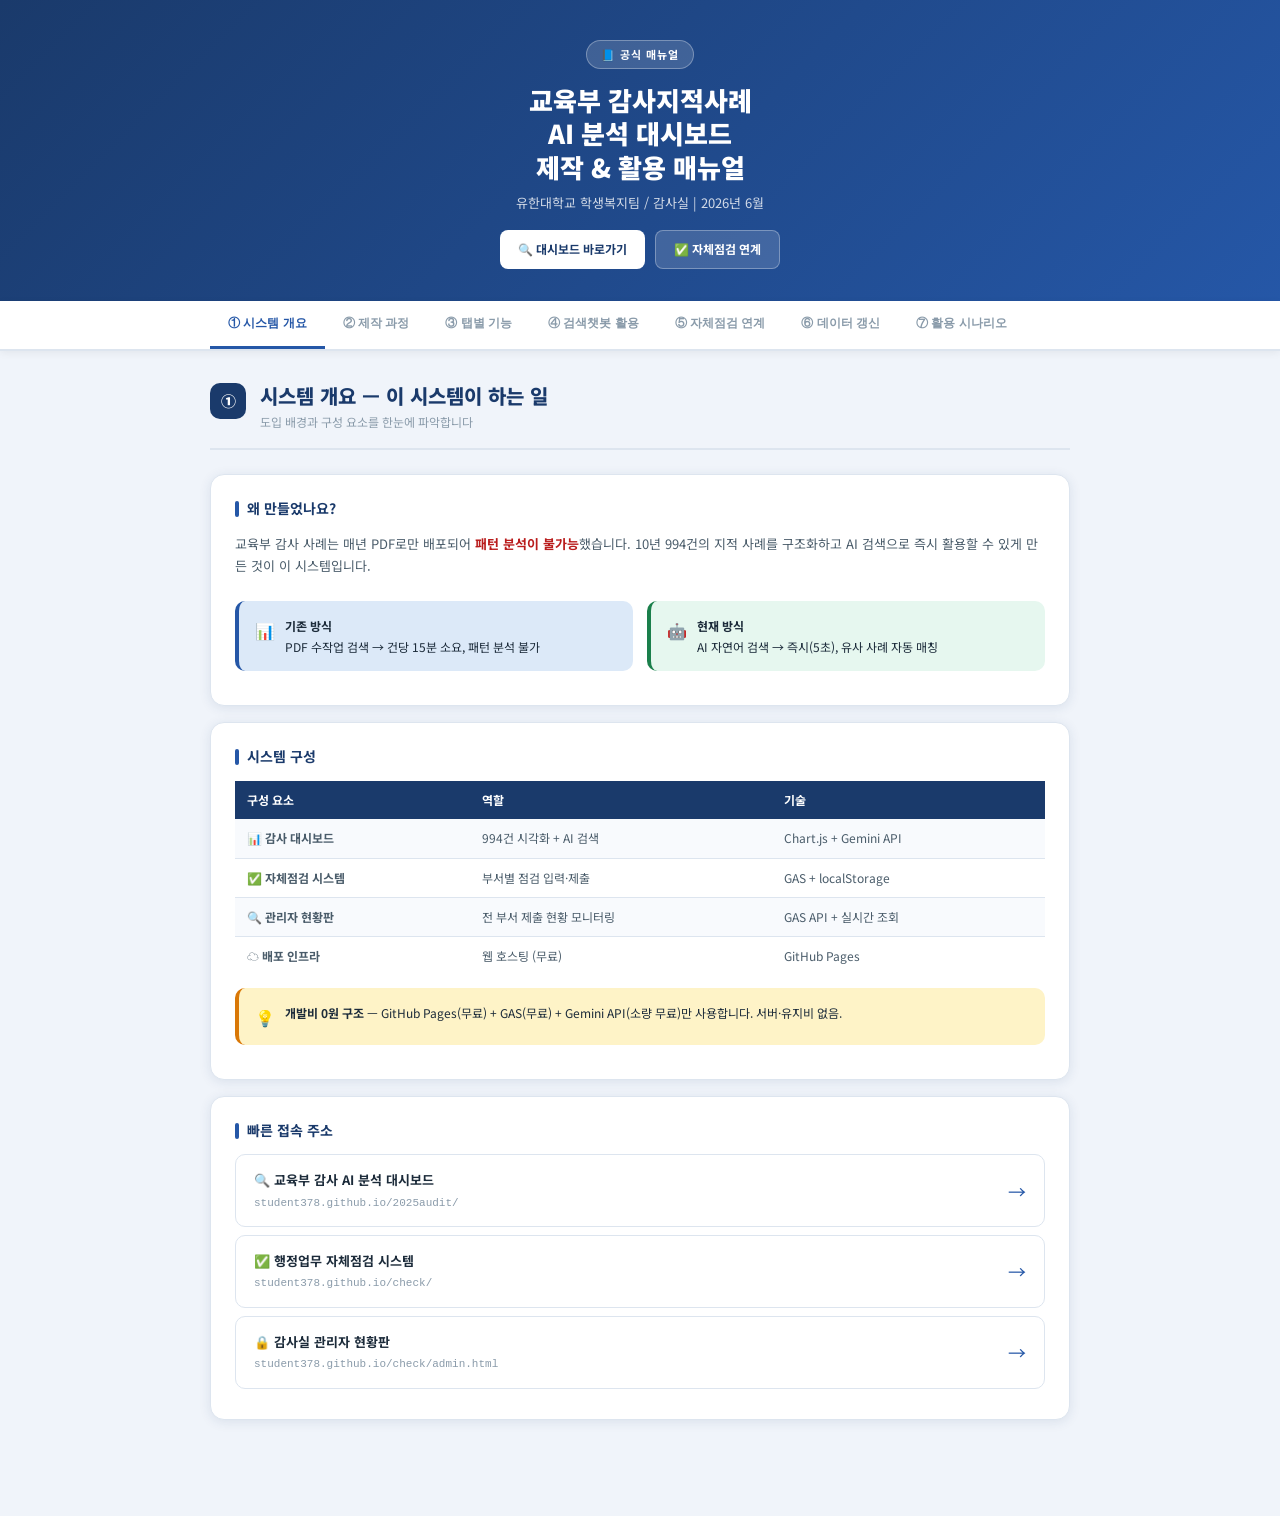
<file: manual-audit.html>
<!DOCTYPE html>
<html lang="ko">
<head>
<meta charset="UTF-8">
<meta name="viewport" content="width=device-width,initial-scale=1">
<title>감사지적사례 대시보드 매뉴얼 | 유한대학교</title>
<style>
@import url('https://fonts.googleapis.com/css2?family=Noto+Sans+KR:wght@300;400;500;700;900&display=swap');
*{box-sizing:border-box;margin:0;padding:0}
:root{
  --navy:#1a3a6b;--blue:#2557a7;--blue2:#3b72c4;--blue-light:#dce9f8;
  --green:#1a7f4b;--green-bg:#e6f7ef;
  --orange:#d97706;--orange-bg:#fef3c7;
  --red:#b91c1c;--red-bg:#fde8e8;
  --bg:#f0f4fa;--surf:#fff;--surf2:#f8fafd;
  --txt:#1c2b3a;--txt2:#4a5c6a;--txt3:#8a9baa;
  --border:#dde5ef;
  --sh:0 2px 12px rgba(26,58,107,.10);
  --sh2:0 6px 28px rgba(26,58,107,.16);
}
html{scroll-behavior:smooth}
body{font-family:'Noto Sans KR',sans-serif;background:var(--bg);color:var(--txt);font-size:14px;line-height:1.7}

/* 레이아웃 */
.container{max-width:900px;margin:0 auto;padding:0 20px 80px}

/* 헤더 */
.header{background:linear-gradient(135deg,#1a3a6b 0%,#2557a7 100%);color:#fff;padding:40px 20px 32px;text-align:center;margin-bottom:0}
.header-badge{display:inline-block;background:rgba(255,255,255,.15);border:1px solid rgba(255,255,255,.3);border-radius:20px;padding:4px 14px;font-size:11px;font-weight:700;letter-spacing:1px;margin-bottom:14px}
.header h1{font-size:26px;font-weight:900;line-height:1.3;margin-bottom:8px}
.header p{font-size:13px;opacity:.8;margin-bottom:16px}
.header-btns{display:flex;gap:10px;justify-content:center;flex-wrap:wrap}
.header-btn{display:inline-flex;align-items:center;gap:6px;padding:8px 18px;border-radius:8px;font-size:12px;font-weight:700;text-decoration:none;transition:all .2s}
.header-btn.primary{background:#fff;color:var(--navy)}
.header-btn.secondary{background:rgba(255,255,255,.15);color:#fff;border:1px solid rgba(255,255,255,.3)}
.header-btn:hover{transform:translateY(-1px)}

/* 탭 네비게이션 */
.tab-nav{background:#fff;border-bottom:2px solid var(--border);position:sticky;top:0;z-index:100;box-shadow:0 2px 8px rgba(0,0,0,.06)}
.tab-nav-inner{max-width:900px;margin:0 auto;padding:0 20px;display:flex;gap:0;overflow-x:auto}
.tab-nav-inner::-webkit-scrollbar{display:none}
.tnav-btn{flex-shrink:0;padding:14px 18px;font-size:12px;font-weight:700;color:var(--txt3);background:none;border:none;border-bottom:3px solid transparent;cursor:pointer;transition:all .2s;white-space:nowrap}
.tnav-btn.active,.tnav-btn:hover{color:var(--blue);border-bottom-color:var(--blue)}

/* 섹션 */
.section{display:none;padding-top:32px}
.section.active{display:block}

/* 섹션 헤더 */
.sec-hdr{display:flex;align-items:flex-start;gap:14px;margin-bottom:24px;padding-bottom:16px;border-bottom:2px solid var(--border)}
.sec-num{width:36px;height:36px;border-radius:10px;background:var(--navy);color:#fff;display:flex;align-items:center;justify-content:center;font-size:15px;font-weight:900;flex-shrink:0}
.sec-title{font-size:20px;font-weight:800;color:var(--navy);line-height:1.3}
.sec-sub{font-size:12px;color:var(--txt3);margin-top:3px}

/* 카드 */
.card{background:#fff;border-radius:14px;padding:22px 24px;margin-bottom:16px;box-shadow:var(--sh);border:1px solid var(--border)}
.card-title{font-size:14px;font-weight:700;color:var(--navy);margin-bottom:12px;display:flex;align-items:center;gap:8px}
.card-title::before{content:'';display:inline-block;width:4px;height:16px;background:var(--blue);border-radius:2px}

/* 스텝 */
.steps{display:flex;flex-direction:column;gap:0}
.step{display:flex;gap:16px;position:relative}
.step:not(:last-child)::before{content:'';position:absolute;left:19px;top:42px;bottom:0;width:2px;background:var(--border)}
.step-num{width:40px;height:40px;border-radius:50%;background:var(--blue);color:#fff;display:flex;align-items:center;justify-content:center;font-size:14px;font-weight:800;flex-shrink:0;position:relative;z-index:1}
.step-body{flex:1;padding-bottom:24px}
.step-title{font-size:14px;font-weight:700;color:var(--navy);margin-bottom:8px;margin-top:8px}
.step-desc{font-size:13px;color:var(--txt2);line-height:1.75}

/* 스크린샷 시뮬레이션 */
.screen{background:#1e2a3a;border-radius:10px;overflow:hidden;margin:12px 0;box-shadow:0 4px 20px rgba(0,0,0,.3)}
.screen-bar{background:#2a3a50;padding:8px 14px;display:flex;align-items:center;gap:8px}
.screen-dot{width:10px;height:10px;border-radius:50%}
.screen-url{flex:1;background:rgba(255,255,255,.08);border-radius:4px;padding:3px 10px;font-size:11px;color:rgba(255,255,255,.5);font-family:monospace}
.screen-body{padding:14px}
.fake-tab-row{display:flex;gap:4px;flex-wrap:wrap;margin-bottom:12px}
.fake-tab{padding:5px 10px;border-radius:5px;font-size:10px;font-weight:700;background:rgba(255,255,255,.08);color:rgba(255,255,255,.5)}
.fake-tab.active{background:var(--blue);color:#fff}
.fake-kpi{display:grid;grid-template-columns:repeat(3,1fr);gap:8px;margin-bottom:12px}
.fake-kpi-item{background:rgba(255,255,255,.06);border-radius:8px;padding:10px;text-align:center}
.fake-kpi-num{font-size:18px;font-weight:900;color:#60a5fa}
.fake-kpi-label{font-size:9px;color:rgba(255,255,255,.4);margin-top:2px}
.fake-row{background:rgba(255,255,255,.05);border-radius:6px;padding:8px 10px;margin-bottom:5px;font-size:10px;color:rgba(255,255,255,.6);display:flex;gap:8px;align-items:center}
.fake-badge{padding:2px 7px;border-radius:10px;font-size:9px;font-weight:700}
.fake-badge.high{background:#b91c1c33;color:#fca5a5}
.fake-badge.mid{background:#d9770633;color:#fbbf24}
.fake-badge.info{background:#1d4ed833;color:#93c5fd}
.fake-chat{background:rgba(255,255,255,.05);border-radius:8px;padding:10px;margin-bottom:6px}
.fake-chat-q{font-size:10px;color:#93c5fd;margin-bottom:5px}
.fake-chat-a{font-size:9px;color:rgba(255,255,255,.55);line-height:1.5}

/* 배지 */
.badge{display:inline-flex;align-items:center;gap:4px;padding:3px 9px;border-radius:20px;font-size:11px;font-weight:700}
.badge-blue{background:var(--blue-light);color:var(--blue)}
.badge-green{background:var(--green-bg);color:var(--green)}
.badge-orange{background:var(--orange-bg);color:var(--orange)}
.badge-red{background:var(--red-bg);color:var(--red)}
.badge-navy{background:#e8eef8;color:var(--navy)}

/* 팁 박스 */
.tip{border-radius:10px;padding:14px 16px;margin:12px 0;font-size:12px;line-height:1.75;display:flex;gap:10px}
.tip.blue{background:var(--blue-light);border-left:4px solid var(--blue)}
.tip.green{background:var(--green-bg);border-left:4px solid var(--green)}
.tip.orange{background:var(--orange-bg);border-left:4px solid var(--orange)}
.tip.red{background:var(--red-bg);border-left:4px solid var(--red)}
.tip-icon{font-size:16px;flex-shrink:0;margin-top:1px}
.tip b{font-weight:700}

/* 테이블 */
.tbl{width:100%;border-collapse:collapse;margin:12px 0;font-size:12px}
.tbl th{background:var(--navy);color:#fff;padding:9px 12px;text-align:left;font-weight:700}
.tbl td{padding:9px 12px;border-bottom:1px solid var(--border);vertical-align:top;color:var(--txt2)}
.tbl tr:last-child td{border-bottom:none}
.tbl tr:nth-child(even) td{background:var(--surf2)}

/* 체크리스트 */
.checklist{list-style:none;display:flex;flex-direction:column;gap:8px}
.checklist li{display:flex;gap:10px;padding:10px 14px;background:var(--surf2);border-radius:8px;font-size:13px;color:var(--txt2);align-items:flex-start}
.checklist li::before{content:'☐';font-size:16px;flex-shrink:0;color:var(--blue);margin-top:1px}
.checklist li.done::before{content:'☑';color:var(--green)}

/* 구분선 */
.divider{border:none;border-top:1px solid var(--border);margin:20px 0}

/* 링크 박스 */
.link-box{display:flex;align-items:center;justify-content:space-between;padding:14px 18px;background:#fff;border:1px solid var(--border);border-radius:10px;text-decoration:none;color:var(--txt);transition:all .2s;margin:8px 0}
.link-box:hover{border-color:var(--blue);box-shadow:var(--sh)}
.link-box-url{font-size:11px;color:var(--txt3);font-family:monospace;margin-top:2px}
.link-box-arrow{color:var(--blue);font-size:18px}

/* 열 레이아웃 */
.cols2{display:grid;grid-template-columns:1fr 1fr;gap:14px}
@media(max-width:600px){.cols2{grid-template-columns:1fr}.fake-kpi{grid-template-columns:repeat(2,1fr)}}

/* 인쇄 */
@media print{.tab-nav,.header-btns{display:none}.section{display:block!important}.container{max-width:100%}}
</style>
</head>
<body>

<div class="header">
  <div class="header-badge">📘 공식 매뉴얼</div>
  <h1>교육부 감사지적사례<br>AI 분석 대시보드<br>제작 & 활용 매뉴얼</h1>
  <p>유한대학교 학생복지팀 / 감사실 | 2026년 6월</p>
  <div class="header-btns">
    <a href="https://student378.github.io/2025audit/" target="_blank" class="header-btn primary">🔍 대시보드 바로가기</a>
    <a href="https://student378.github.io/check/" target="_blank" class="header-btn secondary">✅ 자체점검 연계</a>
  </div>
</div>

<nav class="tab-nav">
  <div class="tab-nav-inner">
    <button class="tnav-btn active" onclick="showSec('s1',this)">① 시스템 개요</button>
    <button class="tnav-btn" onclick="showSec('s2',this)">② 제작 과정</button>
    <button class="tnav-btn" onclick="showSec('s3',this)">③ 탭별 기능</button>
    <button class="tnav-btn" onclick="showSec('s4',this)">④ 검색챗봇 활용</button>
    <button class="tnav-btn" onclick="showSec('s5',this)">⑤ 자체점검 연계</button>
    <button class="tnav-btn" onclick="showSec('s6',this)">⑥ 데이터 갱신</button>
    <button class="tnav-btn" onclick="showSec('s7',this)">⑦ 활용 시나리오</button>  </div>
</nav>

<div class="container">

<!-- ① 시스템 개요 -->
<div class="section active" id="s1">
  <div class="sec-hdr">
    <div class="sec-num">①</div>
    <div><div class="sec-title">시스템 개요 — 이 시스템이 하는 일</div><div class="sec-sub">도입 배경과 구성 요소를 한눈에 파악합니다</div></div>
  </div>

  <div class="card">
    <div class="card-title">왜 만들었나요?</div>
    <p style="font-size:13px;color:var(--txt2);margin-bottom:12px">교육부 감사 사례는 매년 PDF로만 배포되어 <strong style="color:var(--red)">패턴 분석이 불가능</strong>했습니다. 10년 994건의 지적 사례를 구조화하고 AI 검색으로 즉시 활용할 수 있게 만든 것이 이 시스템입니다.</p>
    <div class="cols2">
      <div class="tip blue"><div class="tip-icon">📊</div><div><b>기존 방식</b><br>PDF 수작업 검색 → 건당 15분 소요, 패턴 분석 불가</div></div>
      <div class="tip green"><div class="tip-icon">🤖</div><div><b>현재 방식</b><br>AI 자연어 검색 → 즉시(5초), 유사 사례 자동 매칭</div></div>
    </div>
  </div>

  <div class="card">
    <div class="card-title">시스템 구성</div>
    <table class="tbl">
      <tr><th>구성 요소</th><th>역할</th><th>기술</th></tr>
      <tr><td>📊 <b>감사 대시보드</b></td><td>994건 시각화 + AI 검색</td><td>Chart.js + Gemini API</td></tr>
      <tr><td>✅ <b>자체점검 시스템</b></td><td>부서별 점검 입력·제출</td><td>GAS + localStorage</td></tr>
      <tr><td>🔍 <b>관리자 현황판</b></td><td>전 부서 제출 현황 모니터링</td><td>GAS API + 실시간 조회</td></tr>
      <tr><td>☁️ <b>배포 인프라</b></td><td>웹 호스팅 (무료)</td><td>GitHub Pages</td></tr>
    </table>
    <div class="tip orange"><div class="tip-icon">💡</div><div><b>개발비 0원 구조</b> — GitHub Pages(무료) + GAS(무료) + Gemini API(소량 무료)만 사용합니다. 서버·유지비 없음.</div></div>
  </div>

  <div class="card">
    <div class="card-title">빠른 접속 주소</div>
    <a class="link-box" href="https://student378.github.io/2025audit/" target="_blank">
      <div><div style="font-weight:700;font-size:13px;">🔍 교육부 감사 AI 분석 대시보드</div><div class="link-box-url">student378.github.io/2025audit/</div></div>
      <span class="link-box-arrow">→</span>
    </a>
    <a class="link-box" href="https://student378.github.io/check/" target="_blank">
      <div><div style="font-weight:700;font-size:13px;">✅ 행정업무 자체점검 시스템</div><div class="link-box-url">student378.github.io/check/</div></div>
      <span class="link-box-arrow">→</span>
    </a>
    <a class="link-box" href="https://student378.github.io/check/admin.html" target="_blank">
      <div><div style="font-weight:700;font-size:13px;">🔒 감사실 관리자 현황판</div><div class="link-box-url">student378.github.io/check/admin.html</div></div>
      <span class="link-box-arrow">→</span>
    </a>
  </div>
</div>

<!-- ② 제작 과정 -->
<div class="section" id="s2">
  <div class="sec-hdr">
    <div class="sec-num">②</div>
    <div><div class="sec-title">제작 과정 — 어떻게 만들었나요?</div><div class="sec-sub">담당자 1인이 AI 보조로 자체 개발한 전 과정입니다</div></div>
  </div>

  <div class="card">
    <div class="steps">
      <div class="step">
        <div class="step-num">1</div>
        <div class="step-body">
          <div class="step-title">교육부 감사 PDF 데이터 수집 및 구조화</div>
          <div class="step-desc">최근 10년(2015~2024) 교육부 감사 결과 보고서를 수집합니다. PDF 원문에서 <strong>기관명·연도·지적 내용·조치 사항·금액</strong>을 추출하여 Google Sheets에 정리합니다.</div>
          <div class="tip blue" style="margin-top:10px"><div class="tip-icon">💡</div><div>Claude에게 "이 PDF 내용을 기관명, 연도, 지적내용, 카테고리, 조치금액으로 구조화해줘" 라고 요청하면 대부분 자동 처리됩니다.</div></div>
          <div class="screen">
            <div class="screen-bar"><div class="screen-dot" style="background:#ff5f57"></div><div class="screen-dot" style="background:#febc2e"></div><div class="screen-dot" style="background:#28c840"></div><div class="screen-url">Google Sheets — 감사지적사례_데이터.xlsx</div></div>
            <div class="screen-body">
              <div class="fake-row"><span class="fake-badge high">학사</span><span style="color:rgba(255,255,255,.7)">2023 A대학</span><span style="color:rgba(255,255,255,.4)">전형 성적 반영비율 무단 변경</span><span style="margin-left:auto;color:#fbbf24">시정 / 340억</span></div>
              <div class="fake-row"><span class="fake-badge mid">인사</span><span style="color:rgba(255,255,255,.7)">2022 B대학</span><span style="color:rgba(255,255,255,.4)">연구실적 이중인정 적발</span><span style="margin-left:auto;color:#fbbf24">주의 / 0원</span></div>
              <div class="fake-row"><span class="fake-badge high">회계</span><span style="color:rgba(255,255,255,.7)">2021 C대학</span><span style="color:rgba(255,255,255,.4)">법인카드 심야 사용 미정산</span><span style="margin-left:auto;color:#fbbf24">환수 / 12억</span></div>
            </div>
          </div>
        </div>
      </div>

      <div class="step">
        <div class="step-num">2</div>
        <div class="step-body">
          <div class="step-title">8개 카테고리 분류 체계 설계</div>
          <div class="step-desc">994건의 사례를 <strong>학사·재무·인사·시설·연구비·계약·공시·기타</strong> 8개로 분류합니다. Claude에게 각 사례의 카테고리 자동 분류를 요청하면 대부분 정확히 처리됩니다.</div>
          <table class="tbl" style="margin-top:10px">
            <tr><th>카테고리</th><th>건수</th><th>주요 지적 유형</th></tr>
            <tr><td>💰 예산·회계</td><td>342건 (34%)</td><td>법인카드, 예·결산, 부외통장</td></tr>
            <tr><td>👥 채용·인사</td><td>134건 (13%)</td><td>채용 절차, 연구실적 중복</td></tr>
            <tr><td>🏗️ 시설·공사</td><td>118건 (12%)</td><td>수의계약, 안전점검 미실시</td></tr>
            <tr><td>📚 교육·학사</td><td>98건 (10%)</td><td>성적 처리, 보강 미실시</td></tr>
            <tr><td>기타 4개</td><td>302건 (31%)</td><td>연구비, 계약, 공시 등</td></tr>
          </table>
        </div>
      </div>

      <div class="step">
        <div class="step-num">3</div>
        <div class="step-body">
          <div class="step-title">HTML + Chart.js 대시보드 개발</div>
          <div class="step-desc">Claude에게 "Chart.js로 연도별·카테고리별 감사 지적 현황을 시각화하는 HTML을 만들어줘. 필터와 검색도 포함해서."라고 요청하여 초안을 생성합니다.</div>
          <div class="tip blue"><div class="tip-icon">📝</div><div><b>Claude 프롬프트 예시:</b><br>"아래 JSON 데이터를 기반으로 Chart.js 바차트(연도별), 파이차트(카테고리별), 검색 필터를 갖춘 감사 대시보드 HTML을 만들어줘. 다크 테마, 반응형."</div></div>
        </div>
      </div>

      <div class="step">
        <div class="step-num">4</div>
        <div class="step-body">
          <div class="step-title">Gemini API AI 챗봇 연동</div>
          <div class="step-desc">Google AI Studio에서 Gemini API 키를 발급받고 GAS 프록시를 통해 연동합니다. 사용자가 자연어로 질문하면 994건 데이터 중 관련 사례를 즉시 매칭합니다.</div>
          <div class="tip green"><div class="tip-icon">🔑</div><div><b>API 키 발급:</b> aistudio.google.com → API Keys → Create API Key (무료 티어로 일일 충분)</div></div>
          <div class="tip orange"><div class="tip-icon">⚠️</div><div><b>보안:</b> API 키는 반드시 GAS(서버사이드)에만 저장. HTML에 직접 넣으면 안 됩니다.</div></div>
          <div class="tip blue"><div class="tip-icon">ℹ️</div><div><b>현재 운영 상태:</b> Gemini API 연동은 설계·구현은 완료되어 있으나, 현재는 비활성(GEMINI_ENABLED = false) 상태입니다. 검색챗봇은 내장된 994건 데이터를 키워드로 즉시 검색하는 방식으로 동작 중입니다.</div></div>
        </div>
      </div>

      <div class="step">
        <div class="step-num">5</div>
        <div class="step-body">
          <div class="step-title">GitHub Pages 배포</div>
          <div class="step-desc">완성된 index.html을 GitHub 저장소에 업로드하고 Pages 설정으로 무료 배포합니다.</div>
          <div style="background:var(--surf2);border-radius:8px;padding:12px 14px;margin-top:8px;font-size:12px;color:var(--txt2)">
            <div style="margin-bottom:6px;font-weight:700;color:var(--navy)">배포 순서</div>
            github.com → New repository → 파일 업로드 → Settings → Pages → Branch: main → Save
          </div>
        </div>
      </div>

      <div class="step">
        <div class="step-num">6</div>
        <div class="step-body">
          <div class="step-title">자체점검 시스템과 양방향 연계 설정</div>
          <div class="step-desc">감사대시보드 탭 영역에 "✅ 자체점검 바로가기" 버튼을 추가하고, 자체점검 화면에 "🔍 감사 사례 참고" 링크를 추가하여 두 시스템을 연결합니다.</div>
          <div class="tip green"><div class="tip-icon">✅</div><div>이 연계 설정이 완료되면 <strong>"교육부 감사 패턴 → AI 분석 → 자체점검 → 선제 예방"</strong>의 완전한 선순환 구조가 완성됩니다.</div></div>
        </div>
      </div>
    </div>
  </div>
</div>

<!-- ③ 탭별 기능 -->
<div class="section" id="s3">
  <div class="sec-hdr">
    <div class="sec-num">③</div>
    <div><div class="sec-title">탭별 기능 가이드</div><div class="sec-sub">6개 탭 각각의 사용법을 단계별로 설명합니다</div></div>
  </div>

  <div class="card">
    <div class="card-title">📊 탭 1 — 종합 대시보드</div>
    <div class="step-desc" style="margin-bottom:12px">접속하면 처음 보이는 화면입니다. 전체 현황을 한눈에 파악합니다.</div>
    <div class="screen">
      <div class="screen-bar"><div class="screen-dot" style="background:#ff5f57"></div><div class="screen-dot" style="background:#febc2e"></div><div class="screen-dot" style="background:#28c840"></div><div class="screen-url">student378.github.io/2025audit/</div></div>
      <div class="screen-body">
        <div class="fake-tab-row">
          <div class="fake-tab active">📊 종합 대시보드</div>
          <div class="fake-tab">📋 지적사례 목록</div>
          <div class="fake-tab">🏫 대학별 현황</div>
          <div class="fake-tab">📋 수감자료</div>
          <div class="fake-tab">🏢 담당업무</div>
          <div class="fake-tab">💬 AI챗봇</div>
        </div>
        <div class="fake-kpi">
          <div class="fake-kpi-item"><div class="fake-kpi-num">994</div><div class="fake-kpi-label">총 지적사례</div></div>
          <div class="fake-kpi-item"><div class="fake-kpi-num">10년</div><div class="fake-kpi-label">데이터 기간</div></div>
          <div class="fake-kpi-item"><div class="fake-kpi-num">1,889억</div><div class="fake-kpi-label">재정조치</div></div>
        </div>
        <div style="background:rgba(255,255,255,.05);border-radius:6px;height:50px;display:flex;align-items:center;justify-content:center;color:rgba(255,255,255,.3);font-size:10px">📊 연도별 지적건수 Bar Chart</div>
      </div>
    </div>
    <ul class="checklist" style="margin-top:12px">
      <li>KPI 숫자(총 건수, 기간, 재정조치액)로 전체 규모를 파악합니다</li>
      <li>연도별 바차트에서 최근 감사 강화 트렌드를 확인합니다</li>
      <li>카테고리 파이차트에서 어느 분야 지적이 많은지 확인합니다</li>
    </ul>
  </div>

  <div class="card">
    <div class="card-title">📋 탭 2 — 지적사례 목록</div>
    <div class="step-desc" style="margin-bottom:12px">994건 전체를 필터·검색·정렬로 탐색합니다. 가장 자주 사용하는 탭입니다.</div>
    <div class="cols2" style="margin-bottom:12px">
      <div>
        <div style="font-size:12px;font-weight:700;color:var(--navy);margin-bottom:6px">사용 방법</div>
        <div class="steps">
          <div class="step">
            <div class="step-num" style="width:28px;height:28px;font-size:11px">1</div>
            <div class="step-body" style="padding-bottom:14px"><div class="step-title" style="font-size:12px;margin-top:4px">카테고리 필터 선택</div><div class="step-desc" style="font-size:11px">학사/재무/인사 등 원하는 분야 클릭</div></div>
          </div>
          <div class="step">
            <div class="step-num" style="width:28px;height:28px;font-size:11px">2</div>
            <div class="step-body" style="padding-bottom:14px"><div class="step-title" style="font-size:12px;margin-top:4px">키워드 검색</div><div class="step-desc" style="font-size:11px">"법인카드", "수의계약" 등 입력</div></div>
          </div>
          <div class="step">
            <div class="step-num" style="width:28px;height:28px;font-size:11px">3</div>
            <div class="step-body"><div class="step-title" style="font-size:12px;margin-top:4px">사례 클릭 → 상세 확인</div><div class="step-desc" style="font-size:11px">조치 내용, 재정 규모, 연도 확인</div></div>
          </div>
        </div>
      </div>
      <div>
        <div style="font-size:12px;font-weight:700;color:var(--navy);margin-bottom:6px">화면 미리보기</div>
        <div class="screen" style="margin:0">
          <div class="screen-body">
            <div style="background:rgba(255,255,255,.08);border-radius:5px;padding:5px 8px;font-size:10px;color:rgba(255,255,255,.4);margin-bottom:8px">🔍 키워드 검색...</div>
            <div class="fake-row"><span class="fake-badge high">회계</span> 법인카드 심야 사용 <span style="margin-left:auto;color:#fbbf24;font-size:9px">2023</span></div>
            <div class="fake-row"><span class="fake-badge high">인사</span> 연구실적 이중인정 <span style="margin-left:auto;color:#fbbf24;font-size:9px">2022</span></div>
            <div class="fake-row"><span class="fake-badge mid">시설</span> 수의계약 근거 미비 <span style="margin-left:auto;color:#fbbf24;font-size:9px">2021</span></div>
          </div>
        </div>
      </div>
    </div>
    <div class="tip blue"><div class="tip-icon">💡</div><div>감사 전 우리 학교에서 발생 가능한 사례를 <b>키워드로 검색</b>해 미리 점검하세요. "장학금", "보강", "법인카드" 등으로 검색하면 유사 지적 사례를 즉시 확인할 수 있습니다.</div></div>
  </div>

  <div class="card">
    <div class="card-title">🏢 탭 5 — 담당업무별 가이드 (가장 중요한 탭)</div>
    <div class="step-desc" style="margin-bottom:12px">8개 부서별로 핵심 체크포인트를 위험도(🔴고위험 / 🟠중위험 / 🟡주의)로 분류해서 보여줍니다. <strong style="color:var(--red)">자체점검 항목과 직결</strong>됩니다.</div>
    <table class="tbl">
      <tr><th>부서</th><th>자체점검 연계</th><th>주요 고위험 항목</th></tr>
      <tr><td>💰 기획·예산팀</td><td><span class="badge badge-navy">§2 예산회계</span></td><td>법인카드, 예결산 이사회 제출</td></tr>
      <tr><td>👥 인사·채용팀</td><td><span class="badge badge-navy">§1 인사관리</span></td><td>채용 단계별 서류, 연구실적 중복</td></tr>
      <tr><td>🏗️ 시설·안전팀</td><td><span class="badge badge-navy">§7 시설관리</span></td><td>안전점검 기록 미보존</td></tr>
      <tr><td>🎓 학생지원팀</td><td><span class="badge badge-navy">§6 학사관리</span></td><td>성적기준 미달 장학금</td></tr>
      <tr><td>🔬 연구·산학팀</td><td><span class="badge badge-navy">§3 연구비</span></td><td>연구결과물 미제출, 인건비 차명</td></tr>
    </table>
    <div class="tip green"><div class="tip-icon">✅</div><div>각 체크포인트 옆의 <b>✅ 자체점검 §X-X</b> 배지를 클릭하면 자체점검 입력화면으로 바로 이동합니다.</div></div>
  </div>
</div>

<!-- ④ 검색챗봇 활용 -->
<div class="section" id="s4">
  <div class="sec-hdr">
    <div class="sec-num">④</div>
    <div><div class="sec-title">검색챗봇 활용법</div><div class="sec-sub">💬 탭 — 994건 데이터 키워드 즉시 검색</div></div>
  </div>

  <div class="card">
    <div class="card-title">챗봇 구조 — 어떻게 동작하나요?</div>
    <p style="font-size:13px;color:var(--txt2);margin-bottom:14px">이 챗봇은 <strong>외부 AI API 없이</strong> 내장된 994건 감사 데이터를 키워드 점수 방식으로 즉시 검색합니다. 입력한 단어와 관련도가 높은 지적 사례를 최대 10건 순위별로 보여줍니다.</p>
    <div class="cols2">
      <div class="tip green"><div class="tip-icon">✅</div><div><b>장점</b><br>인터넷 연결 없이도 즉시 응답. API 비용 없음. 실제 감사 데이터만 표시.</div></div>
      <div class="tip blue"><div class="tip-icon">ℹ️</div><div><b>검색 방식</b><br>기관명·지적내용·조치사항에서 키워드 매칭. 관련도 점수 순 정렬.</div></div>
    </div>
  </div>

  <div class="card">
    <div class="card-title">화면 구성</div>
    <div class="screen">
      <div class="screen-bar"><div class="screen-dot" style="background:#ff5f57"></div><div class="screen-dot" style="background:#febc2e"></div><div class="screen-dot" style="background:#28c840"></div><div class="screen-url">student378.github.io/2025audit/ — 💬 검색챗봇</div></div>
      <div class="screen-body" style="display:flex;gap:10px">
        <div style="width:140px;flex-shrink:0;background:rgba(255,255,255,.04);border-radius:8px;padding:10px">
          <div style="font-size:9px;font-weight:700;color:rgba(255,255,255,.4);margin-bottom:8px">💬 빠른 질문</div>
          <div style="font-size:9px;color:rgba(255,255,255,.3);margin-bottom:5px">📊 현황 통계</div>
          <div style="background:rgba(255,255,255,.06);border-radius:4px;padding:5px 7px;font-size:9px;color:rgba(255,255,255,.5);margin-bottom:3px">📈 전체 지적사례 현황 요약</div>
          <div style="background:rgba(255,255,255,.06);border-radius:4px;padding:5px 7px;font-size:9px;color:rgba(255,255,255,.5);margin-bottom:3px">💰 재정조치 금액이 가장 큰 사례</div>
          <div style="font-size:9px;color:rgba(255,255,255,.3);margin:8px 0 5px">🔍 분야별 사례</div>
          <div style="background:rgba(255,255,255,.06);border-radius:4px;padding:5px 7px;font-size:9px;color:rgba(255,255,255,.5);margin-bottom:3px">🏗️ 시설·공사 지적사례</div>
          <div style="background:rgba(255,255,255,.06);border-radius:4px;padding:5px 7px;font-size:9px;color:rgba(255,255,255,.5)">👥 채용·인사 위반 사례</div>
        </div>
        <div style="flex:1;display:flex;flex-direction:column;gap:8px">
          <div style="background:rgba(255,255,255,.05);border-radius:8px;padding:10px">
            <div style="font-size:9px;color:#93c5fd;margin-bottom:5px">🔵 사용자: 시설 공사 수의계약</div>
            <div style="font-size:9px;color:rgba(255,255,255,.6);line-height:1.6">🔍 <b style="color:#fff">"시설 공사 수의계약"</b> 검색 결과 (7건)<br>
              <span style="color:#fca5a5">① A대학 — 수의계약 근거 미비 (2022)</span><br>
              <span style="color:#fca5a5">② B대학 — 2천만원↑ 수의계약 분할발주 (2021)</span><br>
              <span style="color:#fdba74">③ C대학 — 설계감리 동일업체 (2023)</span>
            </div>
          </div>
          <div style="background:rgba(255,255,255,.08);border-radius:6px;padding:8px 10px;font-size:10px;color:rgba(255,255,255,.4)">🔍 기관명, 지적 분야, 키워드로 검색하세요...</div>
        </div>
      </div>
    </div>
    <table class="tbl" style="margin-top:14px">
      <tr><th>구성 요소</th><th>설명</th></tr>
      <tr><td>왼쪽 — 빠른 질문 패널</td><td>자주 쓰는 검색어를 버튼으로 제공. 클릭하면 즉시 검색됩니다</td></tr>
      <tr><td>오른쪽 위 — 검색 결과</td><td>관련도 순으로 최대 10건 표시. 기관명·지적내용·조치·금액 포함</td></tr>
      <tr><td>오른쪽 아래 — 입력창</td><td>직접 키워드 입력 후 Enter 또는 ▶ 클릭</td></tr>
    </table>
  </div>

  <div class="card">
    <div class="card-title">잘 작동하는 검색어 유형</div>
    <table class="tbl">
      <tr><th>검색 목적</th><th>효과적인 검색어</th><th>결과 특징</th></tr>
      <tr><td>기관명으로 찾기</td><td>서울대학교 / 경희대 / 유한대</td><td>해당 기관의 전체 지적 이력</td></tr>
      <tr><td>지적 유형으로 찾기</td><td>법인카드 / 수의계약 / 보강</td><td>해당 키워드 포함 사례 전체</td></tr>
      <tr><td>분야 전체 보기</td><td>시설공사 / 채용인사 / 연구비</td><td>해당 카테고리 주요 사례</td></tr>
      <tr><td>빠른 질문 버튼 활용</td><td>왼쪽 패널 버튼 클릭</td><td>미리 설정된 주요 검색 즉시 실행</td></tr>
    </table>
    <div class="tip orange"><div class="tip-icon">💡</div><div><b>검색 팁</b> — 긴 문장보다 <b>핵심 키워드 2~3개</b>를 입력하면 더 정확한 결과가 나옵니다.<br>예: "시설 공사 관련해서 어떤 지적이 있었나요?" → <b>"시설 수의계약"</b></div></div>
    <div class="tip red"><div class="tip-icon">⚠️</div><div><b>주의</b> — 이 챗봇은 질문에 대한 <b>AI 해석·요약 기능은 없습니다.</b> 입력한 키워드와 일치하는 실제 지적 사례 데이터를 검색해서 보여주는 방식입니다.</div></div>
  </div>

  <div class="card">
    <div class="card-title">빠른 질문 버튼 목록</div>
    <div class="cols2">
      <div>
        <div style="font-size:12px;font-weight:700;color:var(--navy);margin-bottom:8px">📊 현황 통계</div>
        <ul class="checklist" style="gap:5px">
          <li style="padding:7px 12px;font-size:12px">전체 지적사례 현황 요약</li>
          <li style="padding:7px 12px;font-size:12px">재정조치 금액이 가장 큰 사례</li>
          <li style="padding:7px 12px;font-size:12px">지적건수 상위 기관</li>
          <li style="padding:7px 12px;font-size:12px">가장 많은 처분 유형</li>
        </ul>
      </div>
      <div>
        <div style="font-size:12px;font-weight:700;color:var(--navy);margin-bottom:8px">🔍 분야별 사례</div>
        <ul class="checklist" style="gap:5px">
          <li style="padding:7px 12px;font-size:12px">예산·회계 주요 지적사례</li>
          <li style="padding:7px 12px;font-size:12px">채용·인사 위반 사례</li>
          <li style="padding:7px 12px;font-size:12px">연구비 부당 집행 사례</li>
          <li style="padding:7px 12px;font-size:12px">시설·공사 지적사례</li>
        </ul>
      </div>
      <div style="margin-top:10px">
        <div style="font-size:12px;font-weight:700;color:var(--navy);margin-bottom:8px">🏫 기관 검색</div>
        <ul class="checklist" style="gap:5px">
          <li style="padding:7px 12px;font-size:12px">서울대학교 / 경희대학교 / 고려대학교</li>
        </ul>
      </div>
      <div style="margin-top:10px">
        <div style="font-size:12px;font-weight:700;color:var(--navy);margin-bottom:8px">📋 수감자료 준비</div>
        <ul class="checklist" style="gap:5px">
          <li style="padding:7px 12px;font-size:12px">법인카드 관련 준비서류</li>
          <li style="padding:7px 12px;font-size:12px">채용 관련 필수 서류 목록</li>
          <li style="padding:7px 12px;font-size:12px">고위험 자가점검 항목</li>
        </ul>
      </div>
    </div>
  </div>
</div>

<!-- ⑤ 자체점검 연계 -->
<div class="section" id="s5">
  <div class="sec-hdr">
    <div class="sec-num">⑤</div>
    <div><div class="sec-title">자체점검 시스템 연계 활용</div><div class="sec-sub">감사 사례 → 체크리스트 → 사전 예방의 선순환</div></div>
  </div>

  <div class="card">
    <div class="card-title">연계 흐름 (4단계)</div>
    <div class="steps">
      <div class="step">
        <div class="step-num">1</div>
        <div class="step-body">
          <div class="step-title">감사대시보드 "담당업무별 가이드" 탭 확인</div>
          <div class="step-desc">우리 부서와 관련된 고위험 항목을 확인합니다. 각 항목 옆의 <span class="badge badge-green">✅ 자체점검 §X-X</span> 배지를 클릭하면 해당 자체점검 영역으로 바로 이동합니다.</div>
        </div>
      </div>
      <div class="step">
        <div class="step-num">2</div>
        <div class="step-body">
          <div class="step-title">자체점검 입력화면에서 해당 항목 점검</div>
          <div class="step-desc"><code style="background:var(--blue-light);color:var(--blue);padding:2px 6px;border-radius:4px;font-size:11px">student378.github.io/check/</code> 접속 → 부서 선택 → 해당 영역의 세부 항목 이상유무 입력</div>
          <div class="tip blue" style="margin-top:8px"><div class="tip-icon">💡</div><div>점검 입력 중 "🔍 감사 사례 참고" 버튼을 누르면 대시보드를 바로 열 수 있습니다.</div></div>
        </div>
      </div>
      <div class="step">
        <div class="step-num">3</div>
        <div class="step-body">
          <div class="step-title">이상있음 항목 → 검색챗봇으로 유사 사례 확인</div>
          <div class="step-desc">이상있음으로 표시된 항목이 있다면, 검색챗봇 탭에서 해당 키워드를 입력하거나 빠른 질문 버튼을 클릭하여 관련 지적 사례와 조치 내용을 확인하고 사전 대응 방안을 준비합니다.</div>
        </div>
      </div>
      <div class="step">
        <div class="step-num">4</div>
        <div class="step-body">
          <div class="step-title">부서장 확인 후 감사실 제출</div>
          <div class="step-desc">모든 항목 점검 완료 후 부서장 서명 → 감사실 제출. 감사실 관리자 현황판에서 실시간으로 제출 현황을 확인합니다.</div>
        </div>
      </div>
    </div>
  </div>
</div>

<!-- ⑥ 데이터 갱신 -->
<div class="section" id="s6">
  <div class="sec-hdr">
    <div class="sec-num">⑥</div>
    <div><div class="sec-title">데이터 갱신 방법</div><div class="sec-sub">엑셀·PDF 업로드로 신규 감사 사례를 자동 병합합니다</div></div>
  </div>

  <div class="card">
    <div class="card-title">🆕 업데이트 도구 사용 (권장)</div>
    <p style="font-size:13px;color:var(--txt2);margin-bottom:14px">
      별도 제공된 <b>감사지적사례 데이터 업데이트 도구</b>를 사용하면 코드를 전혀 건드리지 않아도 됩니다.<br>
      엑셀 또는 PDF를 올리면 자동으로 파싱·병합하여 배포 가능한 index.html 파일을 바로 만들어줍니다.
    </p>

    <div class="cols2" style="margin-bottom:16px">
      <div class="tip green"><div class="tip-icon">✅</div><div><b>엑셀 업로드</b><br>.xlsx / .xls / .csv 지원. 컬럼 자동 매핑 후 병합.</div></div>
      <div class="tip blue"><div class="tip-icon">📑</div><div><b>PDF 업로드</b><br>텍스트 레이어가 있는 PDF에서 자동 추출.</div></div>
    </div>

    <div class="steps">
      <div class="step">
        <div class="step-num">1</div>
        <div class="step-body">
          <div class="step-title">업데이트 도구 열기</div>
          <div class="step-desc">제공된 <code style="background:var(--blue-light);color:var(--blue);padding:2px 6px;border-radius:4px;font-size:11px">감사지적사례_데이터업데이트.html</code> 파일을 브라우저에서 엽니다. (인터넷 연결 필요, 서버 불필요)</div>
        </div>
      </div>

      <div class="step">
        <div class="step-num">2</div>
        <div class="step-body">
          <div class="step-title">현재 운영 중인 index.html 업로드</div>
          <div class="step-desc">GitHub에서 내려받은 현재 감사대시보드 <code style="background:var(--blue-light);color:var(--blue);padding:2px 6px;border-radius:4px;font-size:11px">index.html</code>을 Step 1 영역에 올립니다. 기존 994건(이상) 데이터를 자동 인식합니다.</div>
        </div>
      </div>

      <div class="step">
        <div class="step-num">3</div>
        <div class="step-body">
          <div class="step-title">신규 감사 사례 파일 업로드</div>
          <div class="step-desc">교육부 감사 결과 엑셀 또는 PDF를 Step 2 영역에 올립니다.</div>
          <div style="margin-top:10px">
            <div style="font-size:12px;font-weight:700;color:var(--navy);margin-bottom:6px">엑셀 권장 컬럼 형식</div>
            <table class="tbl">
              <tr><th>기관명</th><th>감사유형</th><th>지적내용</th><th>관련법령</th><th>조치내용</th><th>재정조치액</th><th>카테고리</th></tr>
              <tr><td style="color:var(--txt2)">A대학</td><td style="color:var(--txt2)">종합감사</td><td style="color:var(--txt2)">법인카드 심야 사용...</td><td style="color:var(--txt2)">사학기관재무규칙...</td><td style="color:var(--txt2)">경고(3명)</td><td style="color:var(--txt2)">2,400,000</td><td style="color:var(--txt2)">예산·회계</td></tr>
            </table>
            <div class="tip blue" style="margin-top:8px"><div class="tip-icon">💡</div><div>컬럼명이 달라도 됩니다. 매핑 단계에서 직접 연결할 수 있습니다. 카테고리가 없으면 지적내용 키워드로 자동 분류합니다.</div></div>
          </div>
        </div>
      </div>

      <div class="step">
        <div class="step-num">4</div>
        <div class="step-body">
          <div class="step-title">컬럼 매핑 확인 → 미리보기</div>
          <div class="step-desc">엑셀 열과 데이터 필드가 자동으로 연결됩니다. 잘못된 항목은 드롭다운으로 수정 후 "미리보기" 버튼 클릭. 파싱된 신규 데이터를 50건 미리 확인합니다.</div>
        </div>
      </div>

      <div class="step">
        <div class="step-num">5</div>
        <div class="step-body">
          <div class="step-title">병합 → 다운로드</div>
          <div class="step-desc">"기존 데이터에 병합" 버튼 클릭. <b>기관명 + 지적내용</b> 조합으로 중복을 자동 제거하고 병합합니다. 완성된 <code style="background:var(--blue-light);color:var(--blue);padding:2px 6px;border-radius:4px;font-size:11px">index_updated_날짜.html</code> 파일을 다운로드합니다.</div>
          <div class="tip green" style="margin-top:8px"><div class="tip-icon">✅</div><div>다운로드된 파일을 GitHub 저장소에 올리면 1~2분 내 자동 반영됩니다.</div></div>
        </div>
      </div>

      <div class="step">
        <div class="step-num">6</div>
        <div class="step-body">
          <div class="step-title">GitHub에 배포</div>
          <div class="step-desc"><code style="background:var(--blue-light);color:var(--blue);padding:2px 6px;border-radius:4px;font-size:11px">github.com/student378/2025audit</code> → index.html → ✏️ Edit → 전체 선택(Ctrl+A) → 붙여넣기 → Commit changes</div>
        </div>
      </div>
    </div>
  </div>

  <div class="card">
    <div class="card-title">📋 카테고리 자동 분류 기준</div>
    <p style="font-size:13px;color:var(--txt2);margin-bottom:12px">카테고리 열이 없으면 지적내용 텍스트에서 아래 키워드를 찾아 자동 분류합니다.</p>
    <table class="tbl">
      <tr><th>카테고리</th><th>주요 키워드</th></tr>
      <tr><td><b>예산·회계</b></td><td>법인카드, 예산, 결산, 회계, 수당, 급여, 이월, 등록금, 기부금, 법정경비, 보수, 여비</td></tr>
      <tr><td><b>채용·인사</b></td><td>채용, 임용, 승진, 재임용, 인사, 심사위원, 면접, 결격</td></tr>
      <tr><td><b>계약·입찰</b></td><td>수의계약, 입찰, 경쟁, 계약, 발주, 지체상금, G2B, 전자조달</td></tr>
      <tr><td><b>시설·공사</b></td><td>시설, 공사, 준공, 설계, 감리, 하자, 안전점검, 전기, 소방</td></tr>
      <tr><td><b>연구비·과제</b></td><td>연구비, 연구과제, 인건비, 연구노트, 간접비, 산학, 차명</td></tr>
      <tr><td><b>교육·학사</b></td><td>수업, 강의, 결강, 보강, 성적, 장학, 출석, 학사, 전형</td></tr>
      <tr><td><b>복무·겸직</b></td><td>겸직, 복무, 국외여행, 출강, 연가</td></tr>
      <tr><td><b>징계·법령</b></td><td>징계, 징계위, 법규위반, 처분</td></tr>
      <tr><td><b>개인정보·공시</b></td><td>개인정보, 정보공시, 공시, CCTV</td></tr>
    </table>
  </div>

  <div class="card">
    <div class="card-title">✏️ 소량 추가 시 — 직접 편집 방법 (선택)</div>
    <p style="font-size:13px;color:var(--txt2);margin-bottom:12px">1~2건만 추가할 경우 GitHub에서 직접 편집하는 것이 더 빠를 수 있습니다.</p>
    <div class="steps">
      <div class="step">
        <div class="step-num">1</div>
        <div class="step-body">
          <div class="step-title">GitHub에서 index.html 열기</div>
          <div class="step-desc"><code style="background:var(--blue-light);color:var(--blue);padding:2px 6px;border-radius:4px;font-size:11px">github.com/student378/2025audit</code> → index.html → ✏️ 클릭</div>
        </div>
      </div>
      <div class="step">
        <div class="step-num">2</div>
        <div class="step-body">
          <div class="step-title">Ctrl+F로 "var D=[" 검색 후 마지막 항목 뒤에 추가</div>
          <div style="background:#1e2a3a;border-radius:8px;padding:12px;margin-top:8px;font-family:monospace;font-size:11px;color:#93c5fd;line-height:1.8">
            <span style="color:#6b7280">// 마지막 } 뒤에 쉼표 후 추가</span><br>
            {<span style="color:#e2e8f0">"institution"</span>: <span style="color:#86efac">"유한대학교"</span>,<br>
            &nbsp;<span style="color:#e2e8f0">"auditType"</span>: <span style="color:#86efac">"종합감사"</span>,<br>
            &nbsp;<span style="color:#e2e8f0">"issue"</span>: <span style="color:#86efac">"보강 미실시 3건"</span>,<br>
            &nbsp;<span style="color:#e2e8f0">"law"</span>: <span style="color:#86efac">"고등교육법 시행령 제14조"</span>,<br>
            &nbsp;<span style="color:#e2e8f0">"action"</span>: <span style="color:#86efac">"주의(3명)"</span>,<br>
            &nbsp;<span style="color:#e2e8f0">"amount"</span>: <span style="color:#fbbf24">0</span>,<br>
            &nbsp;<span style="color:#e2e8f0">"persons"</span>: <span style="color:#fbbf24">3</span>,<br>
            &nbsp;<span style="color:#e2e8f0">"category"</span>: <span style="color:#86efac">"교육·학사"</span>}
          </div>
        </div>
      </div>
      <div class="step">
        <div class="step-num">3</div>
        <div class="step-body">
          <div class="step-title">Commit changes → 1~2분 후 자동 반영</div>
          <div class="step-desc">저장 후 별도 서버 작업 없이 즉시 업데이트됩니다.</div>
        </div>
      </div>
    </div>
  </div>

  <div class="card">
    <div class="card-title">📅 권장 갱신 주기</div>
    <table class="tbl">
      <tr><th>시기</th><th>작업 내용</th><th>방법</th></tr>
      <tr><td><b>연 1회 (교육부 감사 결과 공개 후)</b></td><td>신규 감사 사례 대량 추가</td><td>업데이트 도구 — 엑셀/PDF 업로드</td></tr>
      <tr><td><b>수시 (1~5건)</b></td><td>개별 사례 즉시 추가</td><td>GitHub 직접 편집</td></tr>
      <tr><td><b>연 1회 (자체점검 변경 시)</b></td><td>담당업무별 가이드 체크포인트 갱신</td><td>GitHub 직접 편집</td></tr>
    </table>
  </div>
</div>

<!-- ⑦ 활용 시나리오 -->
<div class="section" id="s7">
  <div class="sec-hdr">
    <div class="sec-num">⑦</div>
    <div><div class="sec-title">실전 활용 시나리오</div><div class="sec-sub">상황별 구체적 사용 방법을 단계별로 안내합니다</div></div>
  </div>

  <div class="card">
    <div class="card-title">📅 시나리오 1 — 감사 전 우리 부서 위험 항목 파악</div>
    <p style="font-size:13px;color:var(--txt2);margin-bottom:12px">감사 일정이 잡혔을 때, 우리 부서에서 지적될 가능성이 높은 항목을 미리 확인합니다.</p>
    <ul class="checklist">
      <li>감사대시보드 접속 → <b>🏢 담당업무별 가이드</b> 탭 클릭</li>
      <li>우리 부서(예: 기획·예산팀, 시설·안전팀 등)를 선택하여 <b>🔴 고위험 체크포인트</b> 목록 확인</li>
      <li>각 항목 옆 <span class="badge badge-green">✅ 자체점검 §X-X</span> 배지를 클릭 → 자체점검 입력화면 이동</li>
      <li>해당 항목에 대한 실제 현황을 자체점검 시스템에서 이상유무 체크</li>
      <li>이상있음 항목이 있으면 <b>📋 지적사례 목록</b> 탭에서 키워드 검색으로 유사 사례 조치 내용 확인</li>
    </ul>
    <div class="tip blue"><div class="tip-icon">💡</div><div>담당업무별 가이드 탭에는 실제 교육부 감사 데이터 기반으로 설계된 핵심 체크포인트가 위험도별로 정리되어 있습니다.</div></div>
  </div>

  <div class="card">
    <div class="card-title">🔍 시나리오 2 — 특정 사안 발생 시 유사 사례 즉시 검색</div>
    <p style="font-size:13px;color:var(--txt2);margin-bottom:12px">예: 2,500만원 수의계약을 체결해야 하는 상황에서 유사 지적 사례를 확인하고 싶을 때</p>
    <ul class="checklist">
      <li><b>📋 지적사례 목록</b> 탭 클릭</li>
      <li>검색창에 <b>"수의계약"</b> 입력 → 관련 지적 사례 목록 확인</li>
      <li>또는 빠른 질문 패널에서 <b>"계약·입찰 위반 사례"</b> 클릭</li>
      <li>유사 사례의 지적 내용과 조치 결과를 확인하여 사전 서류 준비</li>
      <li>자체점검 §4-1(계약관리) 항목도 함께 점검 후 이상유무 기록</li>
    </ul>
  </div>

  <div class="card">
    <div class="card-title">🏫 시나리오 3 — 신임 담당자 온보딩</div>
    <p style="font-size:13px;color:var(--txt2);margin-bottom:12px">새로 부임한 담당자가 우리 부서 감사 위험 요소를 빠르게 파악해야 할 때</p>
    <ul class="checklist">
      <li><b>🏢 담당업무별 가이드</b> 탭 → 담당 부서 선택</li>
      <li>고위험(🔴)→중위험(🟠)→주의(🟡) 순으로 핵심 체크포인트 숙지</li>
      <li><b>📋 수감자료 준비가이드</b> 탭 → 평소 비치해야 할 서류 목록 파악</li>
      <li>빠른 질문 패널 → <b>"고위험 자가점검 항목"</b> 클릭 → 우선 점검 항목 확인</li>
      <li><b>📊 종합 대시보드</b> 탭 → 연도별 지적 트렌드 파악</li>
    </ul>
    <div class="tip green"><div class="tip-icon">✅</div><div>이 순서대로 진행하면 신임 담당자가 <b>반나절 안에</b> 우리 부서 감사 대응 체계를 파악할 수 있습니다.</div></div>
  </div>

  <div class="card">
    <div class="card-title">📊 시나리오 4 — 전 부서 자체점검 관리 (감사실)</div>
    <p style="font-size:13px;color:var(--txt2);margin-bottom:12px">감사실 담당자가 전 부서의 자체점검 제출 현황을 모니터링할 때</p>
    <ul class="checklist">
      <li><code style="background:var(--blue-light);color:var(--blue);padding:2px 6px;border-radius:4px;font-size:11px">student378.github.io/check/admin.html</code> 접속</li>
      <li>전 부서 제출 현황 카드에서 완료(✅) / 미제출(⏳) / 임시저장(💾) 상태 확인</li>
      <li>미제출 부서에 개별 독촉 → 제출 완료 재확인</li>
      <li>제출 완료된 부서 중 <b>이상있음</b> 항목이 있는 부서 상세 내역 열람</li>
      <li>감사대시보드 담당업무별 가이드와 대조하여 위험도 재확인</li>
    </ul>
  </div>

  <div class="card">
    <div class="card-title">⚡ 탭별 주요 용도 요약</div>
    <table class="tbl">
      <tr><th>탭</th><th>언제 사용?</th><th>검색 방식</th></tr>
      <tr><td>📊 종합 대시보드</td><td>전체 현황·연도별 트렌드 파악</td><td>자동 표시</td></tr>
      <tr><td>📋 지적사례 목록</td><td>키워드로 유사 사례 검색</td><td>직접 키워드 입력</td></tr>
      <tr><td>🏫 대학별 현황</td><td>타 기관 지적 패턴 비교</td><td>기관명 선택</td></tr>
      <tr><td>📋 수감자료 가이드</td><td>감사장 비치 서류 목록 확인</td><td>분야별 클릭</td></tr>
      <tr><td>🏢 담당업무별 가이드</td><td>부서별 고위험 항목 확인 (★ 핵심)</td><td>부서 선택</td></tr>
      <tr><td>💬 검색챗봇</td><td>빠른 질문 버튼 또는 키워드 입력</td><td>키워드 검색</td></tr>
    </table>
    <div class="tip orange"><div class="tip-icon">⚠️</div><div>검색챗봇은 키워드 기반 데이터 검색 도구입니다. 입력한 단어와 일치하는 실제 지적 사례를 보여주는 방식이며, 질문을 해석하거나 요약 답변을 생성하지 않습니다.</div></div>
  </div>
</div>

</div>

<script>
function showSec(id, btn) {
  document.querySelectorAll('.section').forEach(s => s.classList.remove('active'));
  document.querySelectorAll('.tnav-btn').forEach(b => b.classList.remove('active'));
  document.getElementById(id).classList.add('active');
  btn.classList.add('active');
  window.scrollTo({top: document.querySelector('.tab-nav').offsetTop - 10, behavior: 'smooth'});
}
</script>
</body>
</html>
</file>
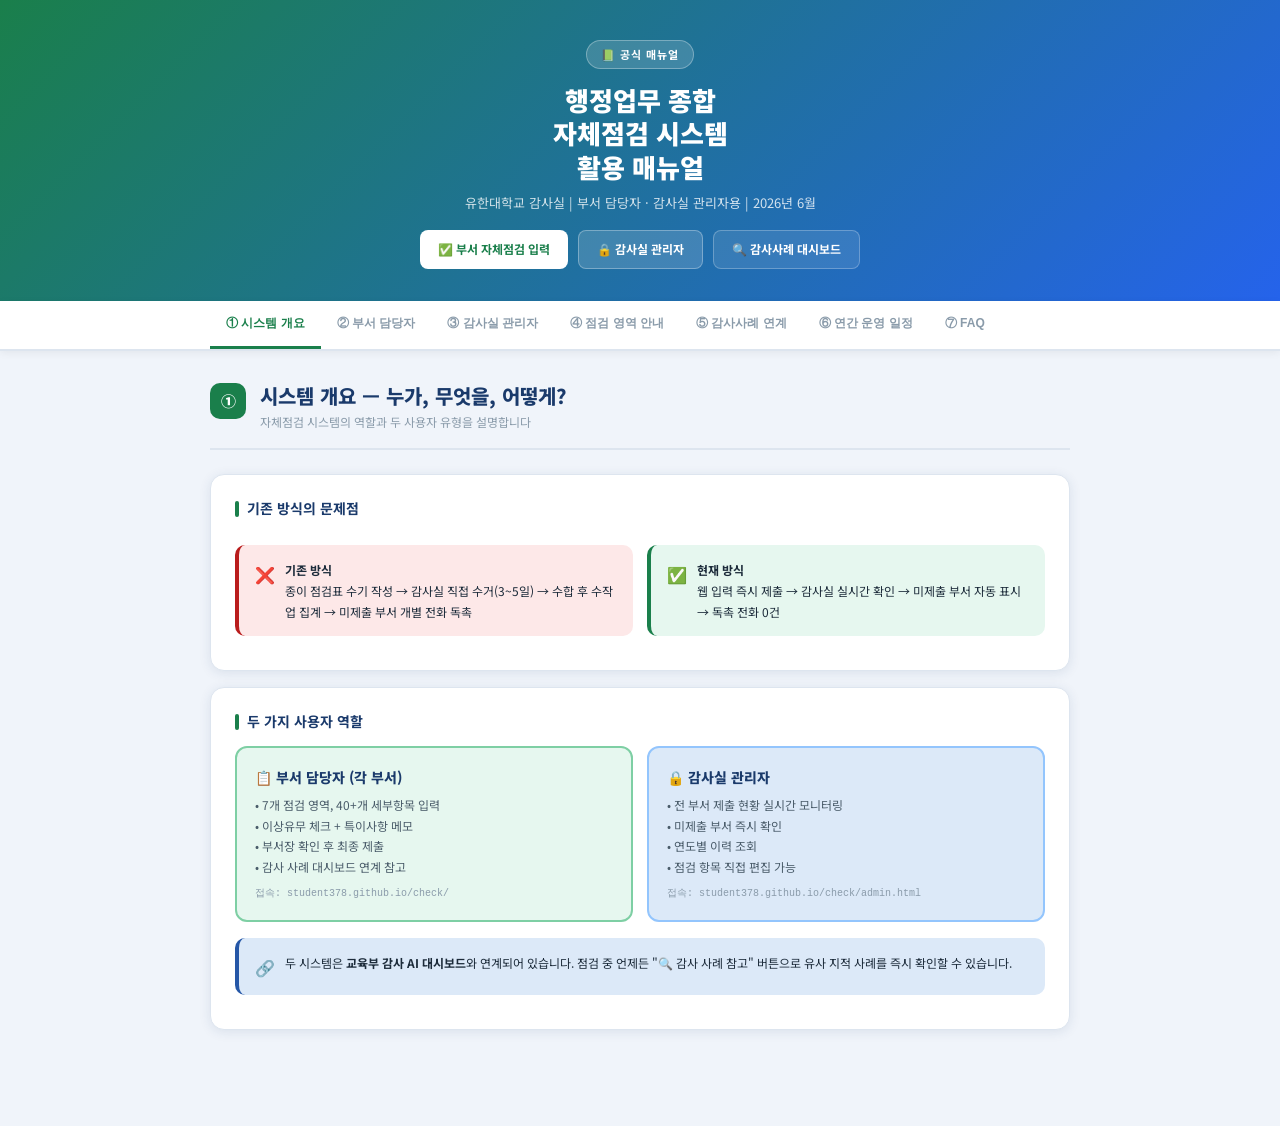
<file: manual-check.html>
<!DOCTYPE html>
<html lang="ko">
<head>
<meta charset="UTF-8">
<meta name="viewport" content="width=device-width,initial-scale=1">
<title>행정업무 자체점검 시스템 활용 매뉴얼 | 유한대학교</title>
<style>
@import url('https://fonts.googleapis.com/css2?family=Noto+Sans+KR:wght@300;400;500;700;900&display=swap');
*{box-sizing:border-box;margin:0;padding:0}
:root{
  --navy:#1a3a6b;--blue:#2557a7;--blue2:#3b72c4;--blue-light:#dce9f8;
  --green:#1a7f4b;--green-bg:#e6f7ef;--green-b:#7ecfa4;
  --orange:#d97706;--orange-bg:#fef3c7;
  --red:#b91c1c;--red-bg:#fde8e8;
  --bg:#f0f4fa;--surf:#fff;--surf2:#f8fafd;
  --txt:#1c2b3a;--txt2:#4a5c6a;--txt3:#8a9baa;
  --border:#dde5ef;
  --sh:0 2px 12px rgba(26,58,107,.10);
}
html{scroll-behavior:smooth}
body{font-family:'Noto Sans KR',sans-serif;background:var(--bg);color:var(--txt);font-size:14px;line-height:1.7}
.container{max-width:900px;margin:0 auto;padding:0 20px 80px}

.header{background:linear-gradient(135deg,#1a7f4b 0%,#2563eb 100%);color:#fff;padding:40px 20px 32px;text-align:center}
.header-badge{display:inline-block;background:rgba(255,255,255,.15);border:1px solid rgba(255,255,255,.3);border-radius:20px;padding:4px 14px;font-size:11px;font-weight:700;letter-spacing:1px;margin-bottom:14px}
.header h1{font-size:26px;font-weight:900;line-height:1.3;margin-bottom:8px}
.header p{font-size:13px;opacity:.8;margin-bottom:16px}
.header-btns{display:flex;gap:10px;justify-content:center;flex-wrap:wrap}
.header-btn{display:inline-flex;align-items:center;gap:6px;padding:8px 18px;border-radius:8px;font-size:12px;font-weight:700;text-decoration:none;transition:all .2s;white-space:nowrap}
.header-btn.dept{background:#fff;color:var(--green)}
.header-btn.admin{background:rgba(255,255,255,.15);color:#fff;border:1px solid rgba(255,255,255,.3)}
.header-btn.audit{background:rgba(255,255,255,.1);color:#fff;border:1px solid rgba(255,255,255,.25)}
.header-btn:hover{transform:translateY(-1px)}

.tab-nav{background:#fff;border-bottom:2px solid var(--border);position:sticky;top:0;z-index:100;box-shadow:0 2px 8px rgba(0,0,0,.06)}
.tab-nav-inner{max-width:900px;margin:0 auto;padding:0 20px;display:flex;overflow-x:auto}
.tab-nav-inner::-webkit-scrollbar{display:none}
.tnav-btn{flex-shrink:0;padding:14px 16px;font-size:12px;font-weight:700;color:var(--txt3);background:none;border:none;border-bottom:3px solid transparent;cursor:pointer;transition:all .2s;white-space:nowrap}
.tnav-btn.active,.tnav-btn:hover{color:var(--green);border-bottom-color:var(--green)}

.section{display:none;padding-top:32px}
.section.active{display:block}

.sec-hdr{display:flex;align-items:flex-start;gap:14px;margin-bottom:24px;padding-bottom:16px;border-bottom:2px solid var(--border)}
.sec-num{width:36px;height:36px;border-radius:10px;background:var(--green);color:#fff;display:flex;align-items:center;justify-content:center;font-size:15px;font-weight:900;flex-shrink:0}
.sec-title{font-size:20px;font-weight:800;color:var(--navy);line-height:1.3}
.sec-sub{font-size:12px;color:var(--txt3);margin-top:3px}

.card{background:#fff;border-radius:14px;padding:22px 24px;margin-bottom:16px;box-shadow:var(--sh);border:1px solid var(--border)}
.card-title{font-size:14px;font-weight:700;color:var(--navy);margin-bottom:12px;display:flex;align-items:center;gap:8px}
.card-title::before{content:'';display:inline-block;width:4px;height:16px;background:var(--green);border-radius:2px}

.steps{display:flex;flex-direction:column;gap:0}
.step{display:flex;gap:16px;position:relative}
.step:not(:last-child)::before{content:'';position:absolute;left:19px;top:42px;bottom:0;width:2px;background:var(--border)}
.step-num{width:40px;height:40px;border-radius:50%;background:var(--green);color:#fff;display:flex;align-items:center;justify-content:center;font-size:14px;font-weight:800;flex-shrink:0;position:relative;z-index:1}
.step-body{flex:1;padding-bottom:24px}
.step-title{font-size:14px;font-weight:700;color:var(--navy);margin-bottom:8px;margin-top:8px}
.step-desc{font-size:13px;color:var(--txt2);line-height:1.75}

/* 화면 시뮬레이션 */
.screen{background:#f0f4fa;border:1px solid var(--border);border-radius:10px;overflow:hidden;margin:12px 0}
.screen-bar{background:var(--navy);padding:8px 14px;display:flex;align-items:center;gap:8px}
.screen-dot{width:9px;height:9px;border-radius:50%}
.screen-url{flex:1;background:rgba(255,255,255,.1);border-radius:4px;padding:3px 10px;font-size:11px;color:rgba(255,255,255,.6);font-family:monospace}
.screen-body{padding:16px}

/* 역할 카드 */
.role-cards{display:grid;grid-template-columns:1fr 1fr;gap:14px;margin-bottom:16px}
.role-card{border-radius:12px;padding:18px;border:2px solid var(--border)}
.role-card.dept-role{border-color:var(--green-b);background:var(--green-bg)}
.role-card.admin-role{border-color:#93c5fd;background:var(--blue-light)}
.role-title{font-size:14px;font-weight:800;color:var(--navy);margin-bottom:6px}
.role-desc{font-size:12px;color:var(--txt2);line-height:1.7}
.role-url{font-size:10px;font-family:monospace;color:var(--txt3);margin-top:8px}

/* 폼 시뮬레이션 */
.fake-form{display:flex;flex-direction:column;gap:10px}
.fake-field{background:#fff;border:1px solid var(--border);border-radius:8px;padding:10px 12px}
.fake-field-label{font-size:10px;font-weight:700;color:var(--txt3);margin-bottom:4px}
.fake-field-val{font-size:12px;color:var(--txt)}
.fake-select{background:#fff;border:1px solid var(--border);border-radius:8px;padding:8px 12px;font-size:12px;color:var(--txt2);display:flex;align-items:center;justify-content:space-between}
.fake-check-row{display:flex;gap:8px;align-items:center;padding:8px 12px;background:#fff;border:1px solid var(--border);border-radius:8px;font-size:12px;color:var(--txt2)}
.fake-check-ok{color:var(--green);font-weight:700}
.fake-check-ng{color:var(--red);font-weight:700}

/* 현황판 시뮬레이션 */
.fake-admin-grid{display:grid;grid-template-columns:repeat(4,1fr);gap:8px;margin-bottom:12px}
.fake-dept-card{border-radius:8px;padding:10px;text-align:center;font-size:10px;border:1px solid}
.fake-dept-card.done{background:#e6f7ef;border-color:#7ecfa4;color:var(--green)}
.fake-dept-card.pending{background:#fde8e8;border-color:#fca5a5;color:var(--red)}
.fake-dept-card.partial{background:var(--orange-bg);border-color:#fcd34d;color:var(--orange)}
.fake-dept-name{font-weight:700;margin-bottom:3px}
.fake-dept-status{font-size:9px}

/* 체크리스트 */
.checklist{list-style:none;display:flex;flex-direction:column;gap:8px}
.checklist li{display:flex;gap:10px;padding:10px 14px;background:var(--surf2);border-radius:8px;font-size:13px;color:var(--txt2);align-items:flex-start}
.checklist li::before{content:'☐';font-size:16px;flex-shrink:0;color:var(--green);margin-top:1px}
.checklist li.done::before{content:'☑';color:var(--green)}

/* 팁 */
.tip{border-radius:10px;padding:14px 16px;margin:12px 0;font-size:12px;line-height:1.75;display:flex;gap:10px}
.tip.blue{background:var(--blue-light);border-left:4px solid var(--blue)}
.tip.green{background:var(--green-bg);border-left:4px solid var(--green)}
.tip.orange{background:var(--orange-bg);border-left:4px solid var(--orange)}
.tip.red{background:var(--red-bg);border-left:4px solid var(--red)}
.tip-icon{font-size:16px;flex-shrink:0;margin-top:1px}

/* 테이블 */
.tbl{width:100%;border-collapse:collapse;margin:12px 0;font-size:12px}
.tbl th{background:var(--green);color:#fff;padding:9px 12px;text-align:left;font-weight:700}
.tbl td{padding:9px 12px;border-bottom:1px solid var(--border);vertical-align:top;color:var(--txt2)}
.tbl tr:last-child td{border-bottom:none}
.tbl tr:nth-child(even) td{background:var(--surf2)}

/* 배지 */
.badge{display:inline-flex;align-items:center;gap:4px;padding:3px 9px;border-radius:20px;font-size:11px;font-weight:700}
.badge-green{background:var(--green-bg);color:var(--green)}
.badge-blue{background:var(--blue-light);color:var(--blue)}
.badge-red{background:var(--red-bg);color:var(--red)}
.badge-orange{background:var(--orange-bg);color:var(--orange)}

/* 경보 박스 */
.alert{border-radius:10px;padding:14px 16px;margin:12px 0;font-size:13px;line-height:1.75;border:1px solid}
.alert.ok{background:var(--green-bg);border-color:var(--green-b);color:var(--green)}
.alert.warn{background:var(--red-bg);border-color:#fca5a5;color:var(--red)}

.cols2{display:grid;grid-template-columns:1fr 1fr;gap:14px}
@media(max-width:600px){.cols2,.role-cards,.fake-admin-grid{grid-template-columns:1fr}}

/* 타임라인 */
.timeline{position:relative;padding-left:24px;border-left:2px solid var(--green);margin:12px 0}
.tl-item{position:relative;margin-bottom:18px;padding-left:16px}
.tl-item::before{content:'';position:absolute;left:-21px;top:5px;width:10px;height:10px;border-radius:50%;background:var(--green);border:2px solid #fff;box-shadow:0 0 0 2px var(--green)}
.tl-date{font-size:10px;font-weight:700;color:var(--green);margin-bottom:2px}
.tl-content{font-size:12px;color:var(--txt2);line-height:1.6}
</style>
</head>
<body>

<div class="header">
  <div class="header-badge">📗 공식 매뉴얼</div>
  <h1>행정업무 종합<br>자체점검 시스템<br>활용 매뉴얼</h1>
  <p>유한대학교 감사실 | 부서 담당자 · 감사실 관리자용 | 2026년 6월</p>
  <div class="header-btns">
    <a href="https://student378.github.io/check/" target="_blank" class="header-btn dept">✅ 부서 자체점검 입력</a>
    <a href="https://student378.github.io/check/admin.html" target="_blank" class="header-btn admin">🔒 감사실 관리자</a>
    <a href="https://student378.github.io/2025audit/" target="_blank" class="header-btn audit">🔍 감사사례 대시보드</a>
  </div>
</div>

<nav class="tab-nav">
  <div class="tab-nav-inner">
    <button class="tnav-btn active" onclick="showSec('s1',this)">① 시스템 개요</button>
    <button class="tnav-btn" onclick="showSec('s2',this)">② 부서 담당자</button>
    <button class="tnav-btn" onclick="showSec('s3',this)">③ 감사실 관리자</button>
    <button class="tnav-btn" onclick="showSec('s4',this)">④ 점검 영역 안내</button>
    <button class="tnav-btn" onclick="showSec('s5',this)">⑤ 감사사례 연계</button>
    <button class="tnav-btn" onclick="showSec('s6',this)">⑥ 연간 운영 일정</button>
    <button class="tnav-btn" onclick="showSec('s7',this)">⑦ FAQ</button>
  </div>
</nav>

<div class="container">

<!-- ① 시스템 개요 -->
<div class="section active" id="s1">
  <div class="sec-hdr">
    <div class="sec-num">①</div>
    <div><div class="sec-title">시스템 개요 — 누가, 무엇을, 어떻게?</div><div class="sec-sub">자체점검 시스템의 역할과 두 사용자 유형을 설명합니다</div></div>
  </div>

  <div class="card">
    <div class="card-title">기존 방식의 문제점</div>
    <div class="cols2">
      <div class="tip red"><div class="tip-icon">❌</div><div><b>기존 방식</b><br>종이 점검표 수기 작성 → 감사실 직접 수거(3~5일) → 수합 후 수작업 집계 → 미제출 부서 개별 전화 독촉</div></div>
      <div class="tip green"><div class="tip-icon">✅</div><div><b>현재 방식</b><br>웹 입력 즉시 제출 → 감사실 실시간 확인 → 미제출 부서 자동 표시 → 독촉 전화 0건</div></div>
    </div>
  </div>

  <div class="card">
    <div class="card-title">두 가지 사용자 역할</div>
    <div class="role-cards">
      <div class="role-card dept-role">
        <div class="role-title">📋 부서 담당자 (각 부서)</div>
        <div class="role-desc">
          • 7개 점검 영역, 40+개 세부항목 입력<br>
          • 이상유무 체크 + 특이사항 메모<br>
          • 부서장 확인 후 최종 제출<br>
          • 감사 사례 대시보드 연계 참고
        </div>
        <div class="role-url">접속: student378.github.io/check/</div>
      </div>
      <div class="role-card admin-role">
        <div class="role-title">🔒 감사실 관리자</div>
        <div class="role-desc">
          • 전 부서 제출 현황 실시간 모니터링<br>
          • 미제출 부서 즉시 확인<br>
          • 연도별 이력 조회<br>
          • 점검 항목 직접 편집 가능
        </div>
        <div class="role-url">접속: student378.github.io/check/admin.html</div>
      </div>
    </div>
    <div class="tip blue"><div class="tip-icon">🔗</div><div>두 시스템은 <b>교육부 감사 AI 대시보드</b>와 연계되어 있습니다. 점검 중 언제든 "🔍 감사 사례 참고" 버튼으로 유사 지적 사례를 즉시 확인할 수 있습니다.</div></div>
  </div>
</div>

<!-- ② 부서 담당자 사용법 -->
<div class="section" id="s2">
  <div class="sec-hdr">
    <div class="sec-num">②</div>
    <div><div class="sec-title">부서 담당자 — 점검 입력부터 제출까지</div><div class="sec-sub">접속 후 4단계로 완료됩니다. 총 소요 시간: 20~30분</div></div>
  </div>

  <div class="card">
    <div class="steps">

      <div class="step">
        <div class="step-num">1</div>
        <div class="step-body">
          <div class="step-title">접속 및 부서·담당자 정보 입력</div>
          <div class="step-desc"><code style="background:var(--blue-light);color:var(--blue);padding:2px 7px;border-radius:4px;font-size:11px">student378.github.io/check/</code> 접속 → "▶ 시작하기" 클릭</div>
          <div class="screen" style="margin-top:10px">
            <div class="screen-bar"><div class="screen-dot" style="background:#ff5f57"></div><div class="screen-dot" style="background:#febc2e"></div><div class="screen-dot" style="background:#28c840"></div><div class="screen-url">student378.github.io/check/dept.html</div></div>
            <div class="screen-body">
              <div class="fake-form">
                <div class="fake-field"><div class="fake-field-label">학년도</div><div class="fake-field-val">2025학년도 ▼</div></div>
                <div class="fake-field"><div class="fake-field-label">부서명</div><div class="fake-field-val">학생복지팀 ▼</div></div>
                <div class="fake-field"><div class="fake-field-label">담당자</div><div class="fake-field-val">최광균</div></div>
                <div style="background:var(--green);color:#fff;border-radius:8px;padding:10px;text-align:center;font-size:12px;font-weight:700">▶ 점검 시작</div>
              </div>
            </div>
          </div>
          <div class="tip blue"><div class="tip-icon">💡</div><div>이전에 임시저장한 내용이 있으면 자동으로 불러옵니다. "다시 시작"을 누르면 초기화됩니다.</div></div>
        </div>
      </div>

      <div class="step">
        <div class="step-num">2</div>
        <div class="step-body">
          <div class="step-title">영역 선택 및 세부항목 점검</div>
          <div class="step-desc">7개 점검 영역이 목록으로 표시됩니다. 우리 부서에 해당하는 영역을 클릭하여 세부항목을 점검합니다.</div>
          <div class="screen" style="margin-top:10px">
            <div class="screen-bar"><div class="screen-dot" style="background:#ff5f57"></div><div class="screen-dot" style="background:#febc2e"></div><div class="screen-dot" style="background:#28c840"></div><div class="screen-url">점검 입력 — §6 학사관리</div></div>
            <div class="screen-body">
              <div style="display:flex;align-items:center;justify-content:space-between;margin-bottom:10px">
                <span style="font-size:11px;font-weight:700;color:var(--navy)">§6 학사관리 — 3/5 완료</span>
                <span style="font-size:10px;color:var(--txt3)">🔍 감사 사례 참고</span>
              </div>
              <div class="fake-check-row"><span>① 수업일수 및 수업시간 준수 여부</span><span class="fake-check-ok" style="margin-left:auto">✅ 무</span></div>
              <div class="fake-check-row" style="margin-top:6px"><span>② 결강 후 보강 실시 여부</span><span class="fake-check-ng" style="margin-left:auto">❌ 유</span></div>
              <div style="margin-top:6px;background:#fde8e8;border-radius:6px;padding:8px;font-size:10px;color:var(--red)">특이사항: 2024년 2학기 3건 미실시, 현재 보강 완료</div>
              <div class="fake-check-row" style="margin-top:6px"><span>③ 출석미달 성적 부여 여부</span><span style="margin-left:auto;color:var(--txt3);font-size:10px">미점검</span></div>
            </div>
          </div>
          <div class="tip orange"><div class="tip-icon">⚠️</div><div><b>이상있음(유)</b> 선택 시 반드시 특이사항 메모를 작성하세요. 감사 대응 시 해명 자료로 활용됩니다.</div></div>
        </div>
      </div>

      <div class="step">
        <div class="step-num">3</div>
        <div class="step-body">
          <div class="step-title">감사 사례 참고 (연계 기능)</div>
          <div class="step-desc">이상있음 항목이 있거나 판단이 어려운 항목은 상단의 <span class="badge badge-blue">🔍 감사 사례 참고</span> 버튼을 클릭하여 교육부 감사 대시보드를 참고합니다.</div>
          <table class="tbl" style="margin-top:10px">
            <tr><th>점검 영역</th><th>감사대시보드 연계 탭</th><th>참고 방법</th></tr>
            <tr><td>§1 인사관리</td><td>담당업무별 가이드 > 인사·채용팀</td><td>고위험 항목 확인</td></tr>
            <tr><td>§2 예산회계</td><td>담당업무별 가이드 > 기획·예산팀</td><td>법인카드, 결산 기한</td></tr>
            <tr><td>§3 연구비</td><td>담당업무별 가이드 > 연구·산학팀</td><td>인건비, 과제 종료 후 집행</td></tr>
            <tr><td>§6 학사관리</td><td>담당업무별 가이드 > 교무·학사팀</td><td>보강, 장학금 기준</td></tr>
            <tr><td>§7 시설관리</td><td>담당업무별 가이드 > 시설·안전팀</td><td>안전점검, 수의계약</td></tr>
          </table>
        </div>
      </div>

      <div class="step">
        <div class="step-num">4</div>
        <div class="step-body">
          <div class="step-title">부서장 확인 및 최종 제출</div>
          <div class="step-desc">모든 항목 점검 완료 후 "→ 제출 단계" 클릭 → 결과 요약 확인 → 부서장 이름 입력(서명) → "✅ 감사실에 최종 제출" 클릭</div>
          <div class="screen" style="margin-top:10px">
            <div class="screen-bar"><div class="screen-dot" style="background:#ff5f57"></div><div class="screen-dot" style="background:#febc2e"></div><div class="screen-dot" style="background:#28c840"></div><div class="screen-url">제출 단계 — 최종 확인</div></div>
            <div class="screen-body">
              <div style="display:grid;grid-template-columns:1fr 1fr 1fr;gap:8px;margin-bottom:12px">
                <div style="background:var(--surf2);border-radius:8px;padding:10px;text-align:center"><div style="font-size:20px;font-weight:800;color:var(--navy)">42</div><div style="font-size:10px;color:var(--txt3)">전체 항목</div></div>
                <div style="background:var(--green-bg);border-radius:8px;padding:10px;text-align:center;border:1px solid var(--green-b)"><div style="font-size:20px;font-weight:800;color:var(--green)">39</div><div style="font-size:10px;color:var(--green)">이상없음</div></div>
                <div style="background:var(--red-bg);border-radius:8px;padding:10px;text-align:center;border:1px solid #fca5a5"><div style="font-size:20px;font-weight:800;color:var(--red)">3</div><div style="font-size:10px;color:var(--red)">이상있음</div></div>
              </div>
              <div style="background:#fff;border:1px solid var(--border);border-radius:8px;padding:12px;margin-bottom:10px">
                <div style="font-size:11px;font-weight:700;color:var(--navy);margin-bottom:6px">🔏 부서장 최종 확인</div>
                <div style="background:var(--surf2);border-radius:6px;padding:8px;font-size:11px;color:var(--txt2)">부서장 서명: <span style="color:var(--navy);font-weight:700">최광균</span></div>
              </div>
              <div style="display:flex;gap:8px">
                <div style="flex:1;background:var(--green);color:#fff;border-radius:8px;padding:10px;text-align:center;font-size:11px;font-weight:700">✅ 감사실에 최종 제출</div>
                <div style="background:var(--orange-bg);border:1px solid #fcd34d;border-radius:8px;padding:10px;font-size:11px;font-weight:700;color:var(--orange)">← 수정</div>
              </div>
              <div style="margin-top:10px;background:var(--blue-light);border:1px solid #93c5fd;border-radius:8px;padding:10px;font-size:11px;color:var(--blue)">
                📚 이상있음 항목이 있습니다. <b>🔍 감사 사례 대시보드 바로가기 →</b>
              </div>
            </div>
          </div>
          <div class="alert ok" style="margin-top:12px">✅ 제출 완료 후 감사실 관리자 현황판에 즉시 반영됩니다. 제출 완료 문자/이메일은 별도로 발송되지 않습니다.</div>
        </div>
      </div>
    </div>
  </div>

  <div class="card">
    <div class="card-title">부서 담당자 자주 묻는 것</div>
    <table class="tbl">
      <tr><th>상황</th><th>해결 방법</th></tr>
      <tr><td>중간에 작업 중단해야 할 때</td><td>💾 임시저장 클릭 → 나중에 같은 PC에서 접속하면 자동 복원</td></tr>
      <tr><td>제출 후 내용 수정이 필요할 때</td><td>감사실 담당자에게 연락 → 반려 처리 후 재입력 가능</td></tr>
      <tr><td>항목 의미가 불분명할 때</td><td>🔍 감사 사례 참고 버튼 → AI 챗봇에 질문</td></tr>
      <tr><td>우리 부서에 해당 없는 항목</td><td>이상없음(무) 선택 + 특이사항에 "해당 없음" 메모</td></tr>
    </table>
  </div>
</div>

<!-- ③ 감사실 관리자 -->
<div class="section" id="s3">
  <div class="sec-hdr">
    <div class="sec-num">③</div>
    <div><div class="sec-title">감사실 관리자 — 현황 모니터링 및 관리</div><div class="sec-sub">전 부서 제출 현황을 실시간으로 파악합니다</div></div>
  </div>

  <div class="card">
    <div class="card-title">관리자 화면 구성</div>
    <div class="screen">
      <div class="screen-bar"><div class="screen-dot" style="background:#ff5f57"></div><div class="screen-dot" style="background:#febc2e"></div><div class="screen-dot" style="background:#28c840"></div><div class="screen-url">student378.github.io/check/admin.html — 감사실 관리자</div></div>
      <div class="screen-body">
        <div style="display:flex;gap:8px;margin-bottom:12px;flex-wrap:wrap">
          <div style="background:var(--green-bg);border:1px solid var(--green-b);border-radius:8px;padding:8px 14px;font-size:11px;font-weight:700;color:var(--green)">✅ 제출완료 9개</div>
          <div style="background:var(--red-bg);border:1px solid #fca5a5;border-radius:8px;padding:8px 14px;font-size:11px;font-weight:700;color:var(--red)">⏳ 미제출 5개</div>
          <div style="background:var(--orange-bg);border-radius:8px;padding:8px 14px;font-size:11px;font-weight:700;color:var(--orange)">🔄 임시저장 2개</div>
        </div>
        <div class="fake-admin-grid">
          <div class="fake-dept-card done"><div class="fake-dept-name">학생복지팀</div><div class="fake-dept-status">✅ 제출완료<br>2025-06-10</div></div>
          <div class="fake-dept-card done"><div class="fake-dept-name">총무회계팀</div><div class="fake-dept-status">✅ 제출완료<br>2025-06-09</div></div>
          <div class="fake-dept-card pending"><div class="fake-dept-name">시설안전팀</div><div class="fake-dept-status">⏳ 미제출<br>독촉 필요</div></div>
          <div class="fake-dept-card partial"><div class="fake-dept-name">산학협력단</div><div class="fake-dept-status">💾 임시저장<br>진행중</div></div>
        </div>
        <div style="background:var(--red-bg);border-radius:8px;padding:8px 12px;font-size:11px;color:var(--red);font-weight:700">⚠️ 미제출 부서: 시설안전팀, 입학지원팀, 법인사무국 외 2개 — 제출 기한 D-3</div>
      </div>
    </div>
  </div>

  <div class="card">
    <div class="card-title">관리자 주요 기능</div>
    <div class="steps">
      <div class="step">
        <div class="step-num" style="background:var(--navy)">A</div>
        <div class="step-body">
          <div class="step-title">전체 현황 대시보드</div>
          <div class="step-desc">접속 즉시 전 부서 제출 상태(완료/미제출/임시저장)를 카드 형태로 확인합니다. 미제출 부서는 빨간색으로 강조 표시됩니다.</div>
        </div>
      </div>
      <div class="step">
        <div class="step-num" style="background:var(--navy)">B</div>
        <div class="step-body">
          <div class="step-title">부서별 상세 내용 열람</div>
          <div class="step-desc">부서 카드 클릭 → 해당 부서의 전체 점검 항목과 이상있음 내역을 확인합니다. 특이사항 메모도 함께 표시됩니다.</div>
        </div>
      </div>
      <div class="step">
        <div class="step-num" style="background:var(--navy)">C</div>
        <div class="step-body">
          <div class="step-title">연도 변경 및 이력 조회</div>
          <div class="step-desc">상단 연도 선택 드롭다운으로 과거 학년도 자체점검 결과를 조회할 수 있습니다. 개선 추이를 연도별로 비교합니다.</div>
        </div>
      </div>
      <div class="step">
        <div class="step-num" style="background:var(--navy)">D</div>
        <div class="step-body">
          <div class="step-title">점검 항목 편집</div>
          <div class="step-desc">"항목 편집" 버튼 클릭 → 자체점검 세부항목을 직접 추가·수정·삭제합니다. 감사 지적 유형이 변경될 때 항목을 갱신합니다.</div>
          <div class="tip green"><div class="tip-icon">✅</div><div>교육부 감사 대시보드에서 새로운 지적 패턴이 확인되면, 해당 항목을 자체점검 목록에 즉시 추가하세요.</div></div>
        </div>
      </div>
      <div class="step">
        <div class="step-num" style="background:var(--navy)">E</div>
        <div class="step-body">
          <div class="step-title">인쇄 및 PDF 출력</div>
          <div class="step-desc">전체 결과 또는 부서별 결과를 인쇄/PDF로 출력합니다. 감사 시 제출 자료로 활용합니다.</div>
        </div>
      </div>
    </div>
  </div>
</div>

<!-- ④ 점검 영역 안내 -->
<div class="section" id="s4">
  <div class="sec-hdr">
    <div class="sec-num">④</div>
    <div><div class="sec-title">7개 점검 영역 안내</div><div class="sec-sub">각 영역별 주요 항목과 담당 부서를 안내합니다</div></div>
  </div>

  <div class="card">
    <table class="tbl">
      <tr><th>영역</th><th>주요 점검 항목</th><th>주담당 부서</th><th>위험도</th></tr>
      <tr>
        <td><b>§1 인사관리</b></td>
        <td>채용 단계별 서류, 임용보고, 승진·재임용 절차, 교원 겸직, 복무관리</td>
        <td>학사지원팀</td>
        <td><span class="badge badge-red">🔴 고위험</span></td>
      </tr>
      <tr>
        <td><b>§2 예산회계</b></td>
        <td>예·결산 이사회 제출, 법인카드, 수의계약, 재산관리, 등록금 수입</td>
        <td>총무회계팀<br>전략기획팀</td>
        <td><span class="badge badge-red">🔴 고위험</span></td>
      </tr>
      <tr>
        <td><b>§3 연구비</b></td>
        <td>연구비 집행, 인건비 지급, 연구결과물 제출, 간접비 관리</td>
        <td>산학협력단</td>
        <td><span class="badge badge-orange">🟠 중위험</span></td>
      </tr>
      <tr>
        <td><b>§4 물품·기자재</b></td>
        <td>물품구매 계약, 재산대장 관리, 기자재 등록, 불용 처리</td>
        <td>총무회계팀</td>
        <td><span class="badge badge-orange">🟠 중위험</span></td>
      </tr>
      <tr>
        <td><b>§5 입학·정보공시</b></td>
        <td>전형 절차 준수, 모집요강 준수, 정보공시 기한, 개인정보 보호</td>
        <td>입학지원팀<br>정보팀</td>
        <td><span class="badge badge-orange">🟠 중위험</span></td>
      </tr>
      <tr>
        <td><b>§6 학사관리</b></td>
        <td>수업일수, 보강 실시, 출석미달 성적, 장학금 지급 기준</td>
        <td>교무처<br>학생복지팀</td>
        <td><span class="badge badge-orange">🟠 중위험</span></td>
      </tr>
      <tr>
        <td><b>§7 시설관리</b></td>
        <td>안전점검 실시 기록, 공사 계약·감리, 하자보수 관리</td>
        <td>시설안전팀</td>
        <td><span class="badge badge-orange">🟠 중위험</span></td>
      </tr>
    </table>
    <div class="tip blue"><div class="tip-icon">💡</div><div>부서에 따라 여러 영역에 걸쳐 점검이 필요할 수 있습니다. 본인 부서와 관련 있는 모든 영역을 점검하세요.</div></div>
  </div>
</div>

<!-- ⑤ 감사사례 연계 -->
<div class="section" id="s5">
  <div class="sec-hdr">
    <div class="sec-num">⑤</div>
    <div><div class="sec-title">교육부 감사사례 대시보드 연계</div><div class="sec-sub">두 시스템을 함께 사용하는 방법</div></div>
  </div>

  <div class="card">
    <div class="card-title">연계 사용 흐름</div>
    <div style="display:flex;gap:0;align-items:stretch;flex-wrap:wrap">
      <div style="flex:1;min-width:160px;background:var(--blue-light);border-radius:12px 0 0 12px;padding:16px;text-align:center">
        <div style="font-size:22px;margin-bottom:6px">🔍</div>
        <div style="font-size:12px;font-weight:700;color:var(--blue);margin-bottom:4px">감사 대시보드</div>
        <div style="font-size:11px;color:var(--txt2)">담당업무별 가이드에서<br>우리 부서 고위험 항목 확인</div>
      </div>
      <div style="display:flex;align-items:center;padding:0 8px;font-size:20px;color:var(--txt3)">→</div>
      <div style="flex:1;min-width:160px;background:var(--green-bg);border-radius:0;padding:16px;text-align:center">
        <div style="font-size:22px;margin-bottom:6px">✅</div>
        <div style="font-size:12px;font-weight:700;color:var(--green);margin-bottom:4px">자체점검 입력</div>
        <div style="font-size:11px;color:var(--txt2)">해당 영역 세부항목<br>이상유무 입력</div>
      </div>
      <div style="display:flex;align-items:center;padding:0 8px;font-size:20px;color:var(--txt3)">→</div>
      <div style="flex:1;min-width:160px;background:var(--orange-bg);border-radius:0 12px 12px 0;padding:16px;text-align:center">
        <div style="font-size:22px;margin-bottom:6px">📋</div>
        <div style="font-size:12px;font-weight:700;color:var(--orange);margin-bottom:4px">사전 예방</div>
        <div style="font-size:11px;color:var(--txt2)">이상있음 항목<br>선제적 조치 완료</div>
      </div>
    </div>
  </div>

  <div class="card">
    <div class="card-title">§ 번호와 감사대시보드 연결표</div>
    <table class="tbl">
      <tr><th>자체점검 영역</th><th>감사대시보드 연계 항목</th><th>주요 자체점검 §번호</th></tr>
      <tr><td>§1 인사관리</td><td>채용·인사팀 가이드 > ⚠️ 고위험</td><td>§1-1 복무, §1-2 채용, §1-3 겸직</td></tr>
      <tr><td>§2 예산회계</td><td>기획·예산팀 가이드 > ⚠️ 고위험</td><td>§2-1 예결산, §2-2 법인카드</td></tr>
      <tr><td>§3 연구비</td><td>연구·산학팀 가이드 > ⚠️ 고위험</td><td>§3-1 집행, §3-2 인건비, §3-3 결과물</td></tr>
      <tr><td>§4 물품기자재</td><td>총무·재무팀 가이드 > 📌 중위험</td><td>§4-1 계약, §4-2 재산대장</td></tr>
      <tr><td>§5 정보공시</td><td>정보·공시팀 가이드 > ℹ️ 주의</td><td>§5-1 공시기한, §5-2 개인정보</td></tr>
      <tr><td>§6 학사관리</td><td>교무·학사팀 / 학생지원팀 가이드</td><td>§6-2 수업, §6-3 장학금</td></tr>
      <tr><td>§7 시설관리</td><td>시설·안전팀 가이드 > ⚠️ 고위험</td><td>§7-1 계약, §7-2 준공, §7-3 안전</td></tr>
    </table>
  </div>
</div>

<!-- ⑥ 연간 운영 일정 -->
<div class="section" id="s6">
  <div class="sec-hdr">
    <div class="sec-num">⑥</div>
    <div><div class="sec-title">연간 운영 일정</div><div class="sec-sub">학년도 기준 자체점검 운영 타임라인</div></div>
  </div>

  <div class="card">
    <div class="card-title">권장 운영 일정</div>
    <div class="timeline">
      <div class="tl-item"><div class="tl-date">3월 초</div><div class="tl-content"><b>연도 설정 및 항목 갱신</b> — 감사실 관리자가 올해 학년도 설정, 전년도 교육부 감사 사례 반영하여 점검 항목 업데이트</div></div>
      <div class="tl-item"><div class="tl-date">3~4월</div><div class="tl-content"><b>1차 자체점검</b> — 전 부서 점검 입력 및 제출. 감사실은 미제출 부서 모니터링 및 독려</div></div>
      <div class="tl-item"><div class="tl-date">5월</div><div class="tl-content"><b>고위험 항목 집중 점검</b> — 1차 결과에서 이상있음 부서 대상 추가 점검 및 소명 자료 준비</div></div>
      <div class="tl-item"><div class="tl-date">6월</div><div class="tl-content"><b>감사 대비 최종 점검</b> — 감사대시보드 AI 챗봇으로 당해 연도 중점 예상 항목 파악 및 최종 서류 점검</div></div>
      <div class="tl-item"><div class="tl-date">9월</div><div class="tl-content"><b>2차 자체점검</b> — 하반기 변경 사항 반영, 신임 담당자 온보딩 활용</div></div>
      <div class="tl-item"><div class="tl-date">11~12월</div><div class="tl-content"><b>연간 결과 정리</b> — 전체 결과 PDF 출력 및 보관, 내년도 항목 개선 사항 검토</div></div>
    </div>
    <div class="tip green"><div class="tip-icon">✅</div><div>교육부 감사 결과가 연말에 공개되면, 신규 지적 사례를 대시보드 데이터에 추가하고 자체점검 항목에도 반영합니다.</div></div>
  </div>
</div>

<!-- ⑦ FAQ -->
<div class="section" id="s7">
  <div class="sec-hdr">
    <div class="sec-num">⑦</div>
    <div><div class="sec-title">자주 묻는 질문 (FAQ)</div><div class="sec-sub">현장에서 자주 발생하는 질문과 답변입니다</div></div>
  </div>

  <div class="card">
    <table class="tbl">
      <tr><th style="width:40%">질문</th><th>답변</th></tr>
      <tr><td>제출 후 내용을 수정할 수 있나요?</td><td>제출 후 수정은 감사실 관리자가 해당 부서를 "반려" 처리해야 가능합니다. 감사실 담당자에게 연락하세요.</td></tr>
      <tr><td>임시저장은 어디에 저장되나요?</td><td>현재 사용 중인 컴퓨터의 브라우저(localStorage)에 저장됩니다. 다른 컴퓨터에서는 불러올 수 없습니다.</td></tr>
      <tr><td>우리 부서와 관계없는 항목은 어떻게 하나요?</td><td>이상없음(무) 선택 후 특이사항에 "해당 없음"이라고 메모하면 됩니다.</td></tr>
      <tr><td>이상있음 항목이 있으면 감사에서 문제가 되나요?</td><td>이상있음 자체가 문제가 아닙니다. 이미 인지하고 조치 중임을 소명하면 감사 대응에 유리합니다. 특이사항 메모에 조치 내용을 기록해두세요.</td></tr>
      <tr><td>감사실 관리자 페이지 접근 방법은?</td><td>student378.github.io/check/admin.html 직접 접속합니다. 감사실 담당자만 알고 있는 URL로 접근을 제한합니다.</td></tr>
      <tr><td>새 점검 항목을 추가하려면?</td><td>감사실 관리자 화면 → "항목 편집" → 원하는 영역에 항목 추가. 저장 즉시 모든 부서의 점검 화면에 반영됩니다.</td></tr>
      <tr><td>모바일에서도 사용 가능한가요?</td><td>반응형으로 제작되어 스마트폰에서도 입력 가능합니다. 다만 꼼꼼한 점검을 위해 PC 사용을 권장합니다.</td></tr>
    </table>
  </div>

  <div class="card">
    <div class="card-title">문의 및 지원</div>
    <div class="cols2">
      <div class="tip blue"><div class="tip-icon">📞</div><div><b>시스템 문의</b><br>학생복지팀 최광균<br>내선: 0000</div></div>
      <div class="tip green"><div class="tip-icon">📧</div><div><b>감사실 문의</b><br>감사실 담당자<br>내선: 0330</div></div>
    </div>
  </div>
</div>

</div>

<script>
function showSec(id, btn) {
  document.querySelectorAll('.section').forEach(s => s.classList.remove('active'));
  document.querySelectorAll('.tnav-btn').forEach(b => b.classList.remove('active'));
  document.getElementById(id).classList.add('active');
  btn.classList.add('active');
  window.scrollTo({top: document.querySelector('.tab-nav').offsetTop - 10, behavior: 'smooth'});
}
</script>
</body>
</html>
</file>
